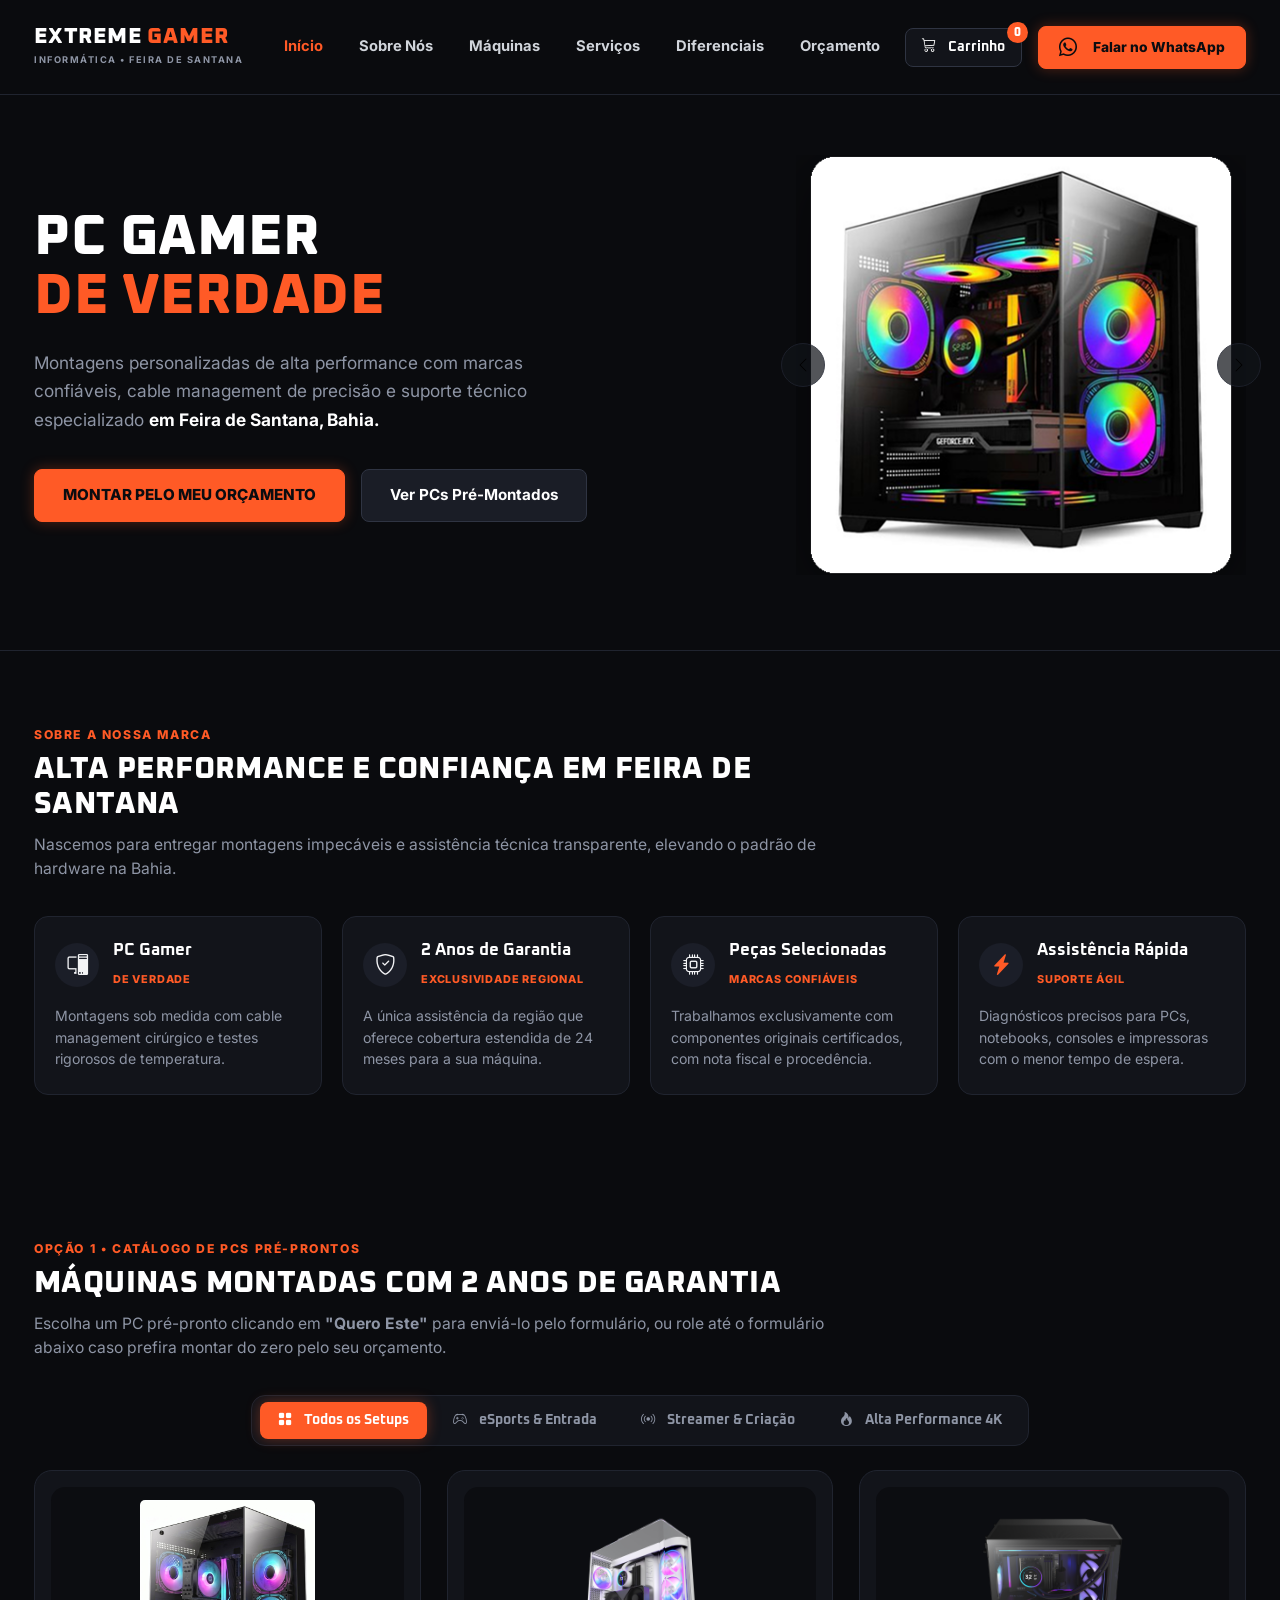
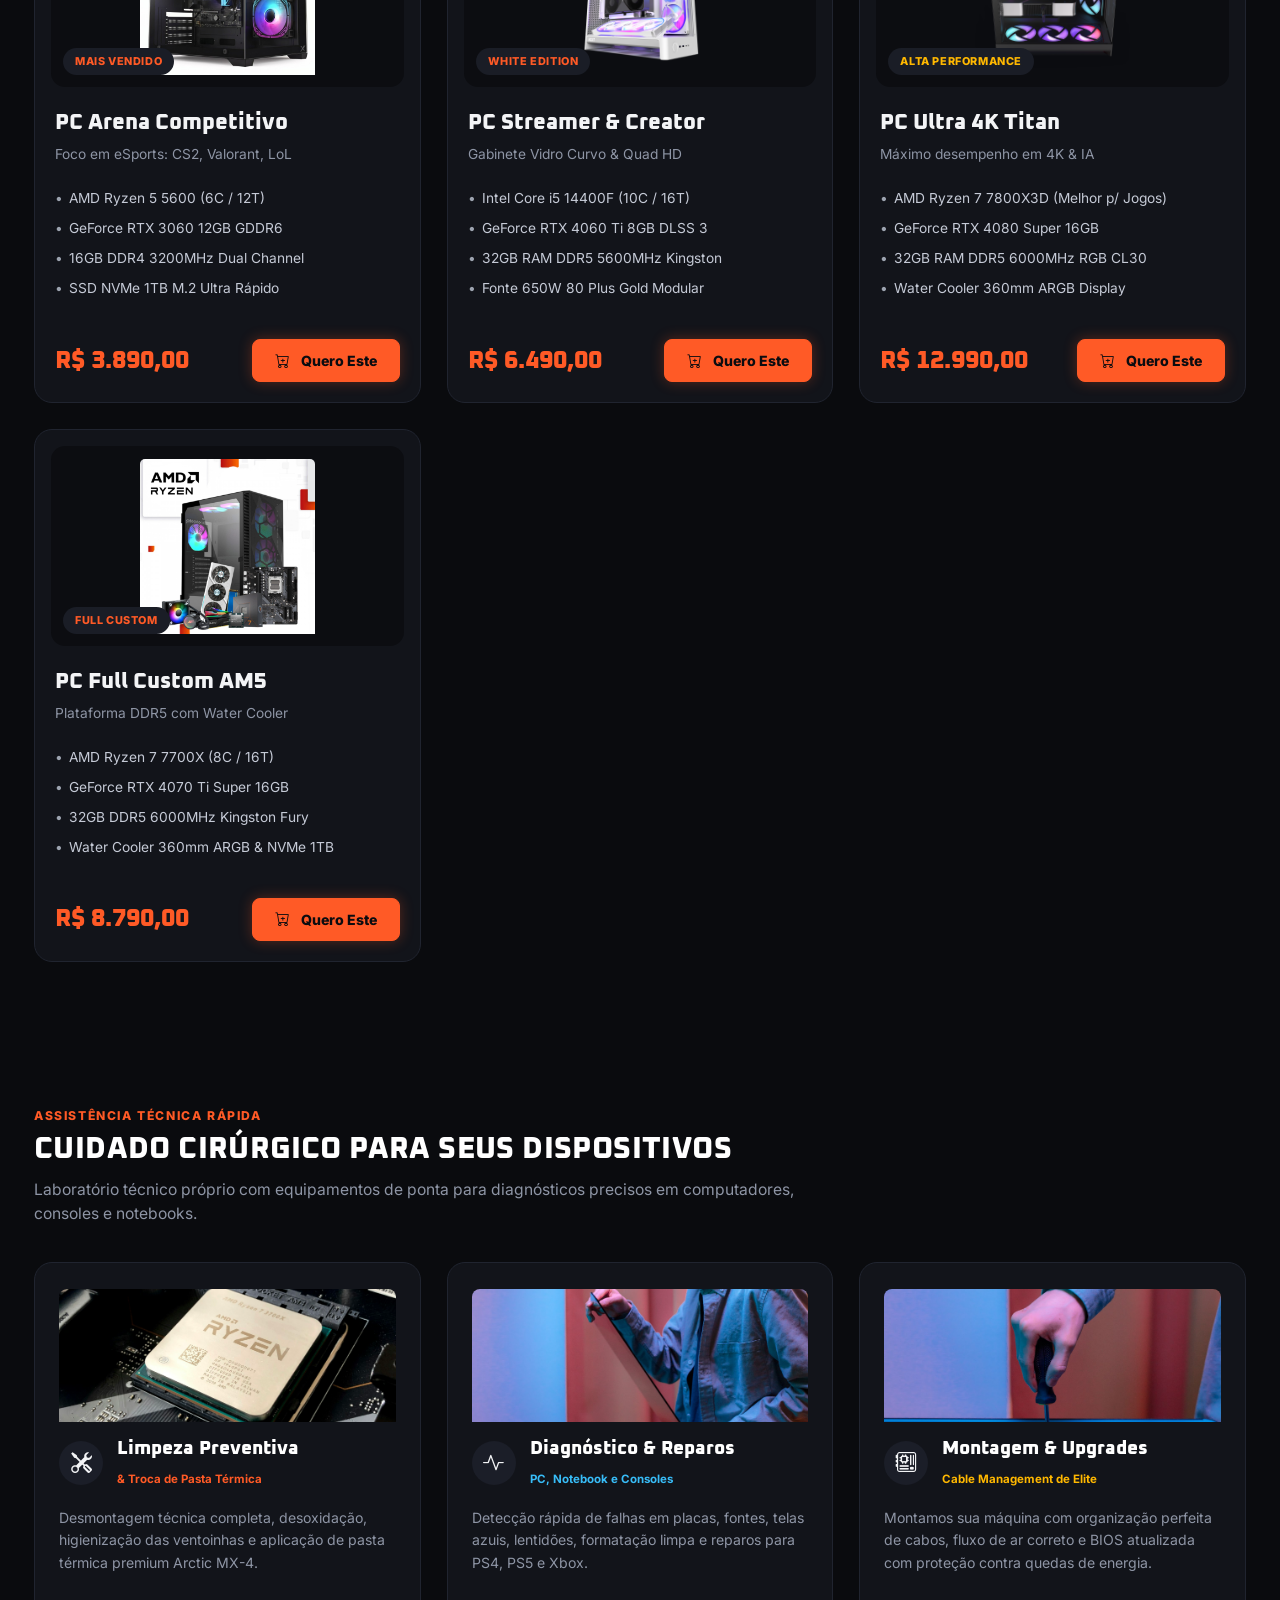
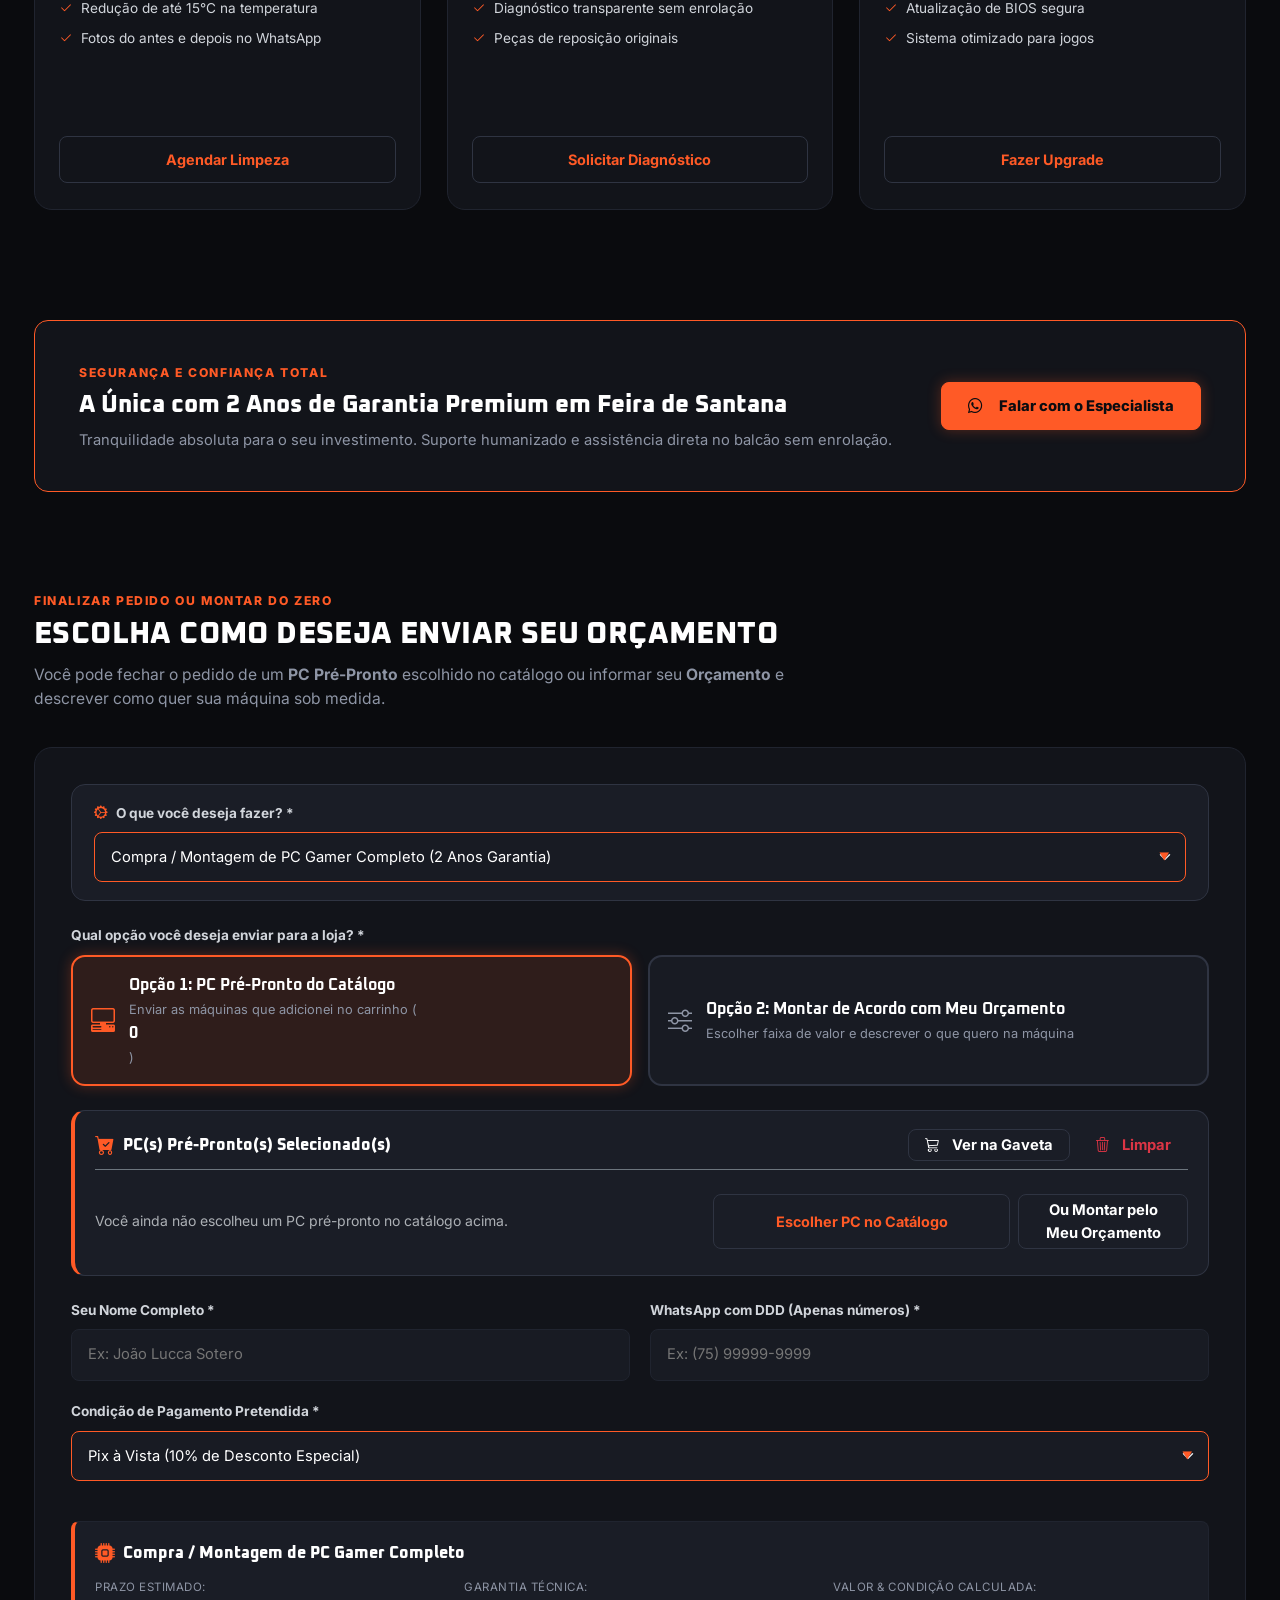
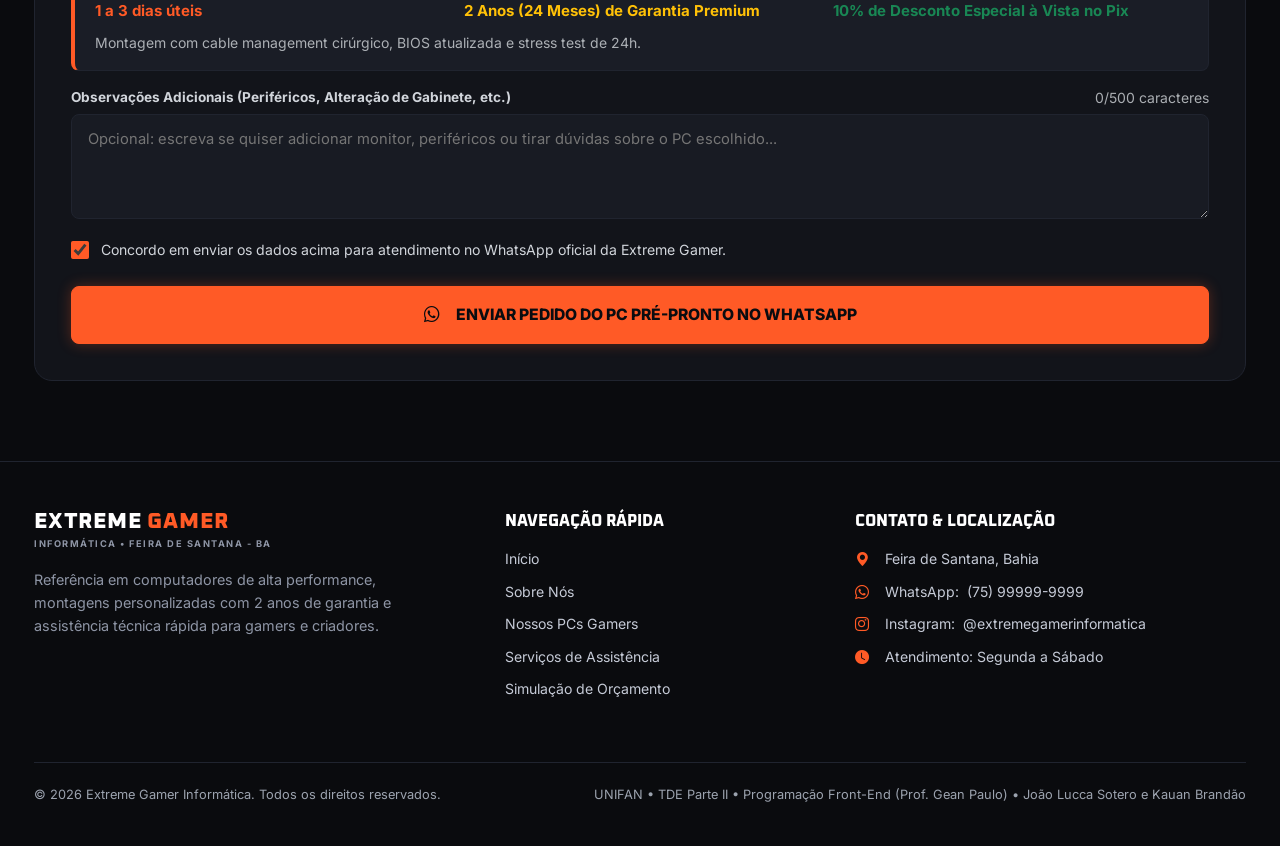
<file: index.html>
<!DOCTYPE html>
<html lang="pt-BR">
<head>
  <meta charset="UTF-8">
  <meta http-equiv="refresh" content="0; url=frontend/index.html">
  <title>Extreme Gamer Informática</title>
  <script>
    window.location.replace("frontend/index.html");
  </script>
</head>
<body style="background-color: #0A0B0E; color: #FFF; font-family: sans-serif; text-align: center; padding-top: 20vh;">
  <h2>Extreme Gamer Informática</h2>
  <p>Redirecionando para a aplicação...</p>
  <p><a href="frontend/index.html" style="color: #FF5A26; text-decoration: none; font-weight: bold;">Clique aqui se não for redirecionado automaticamente.</a></p>
</body>
</html>
</file>
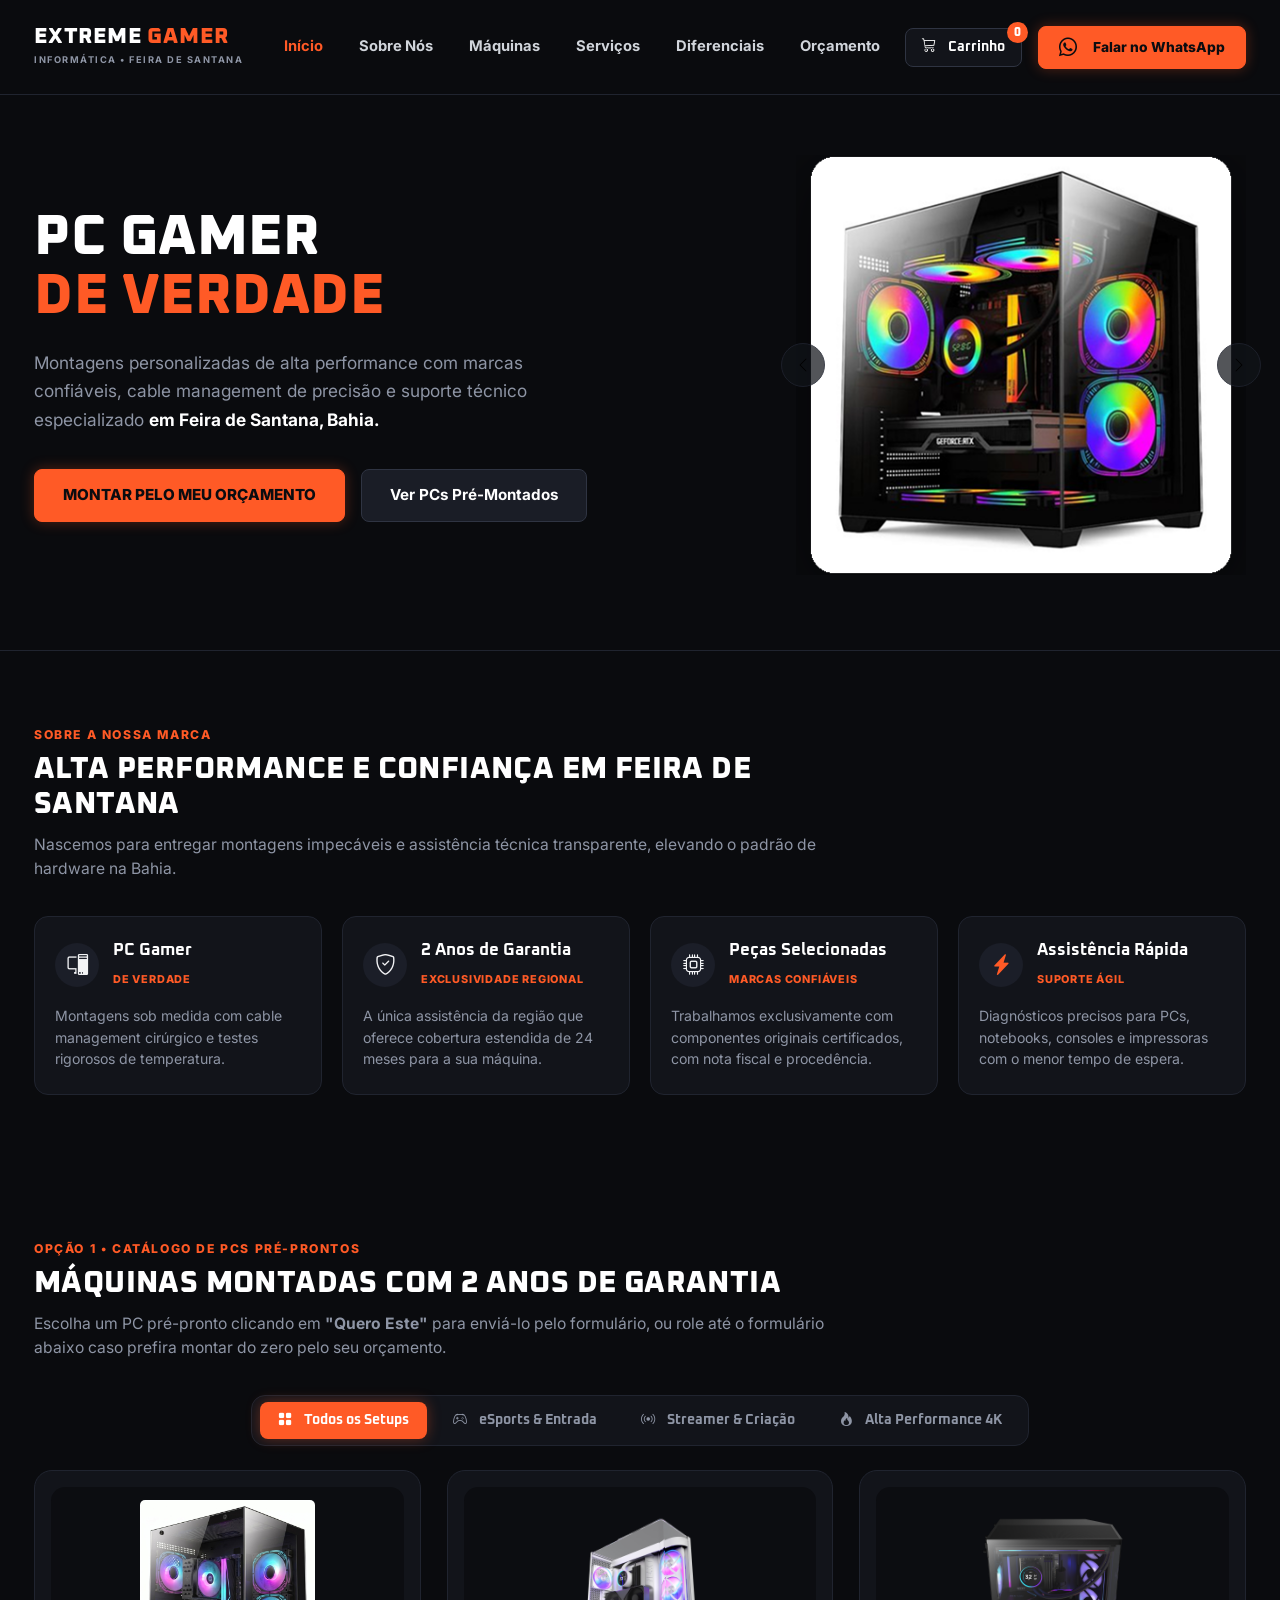
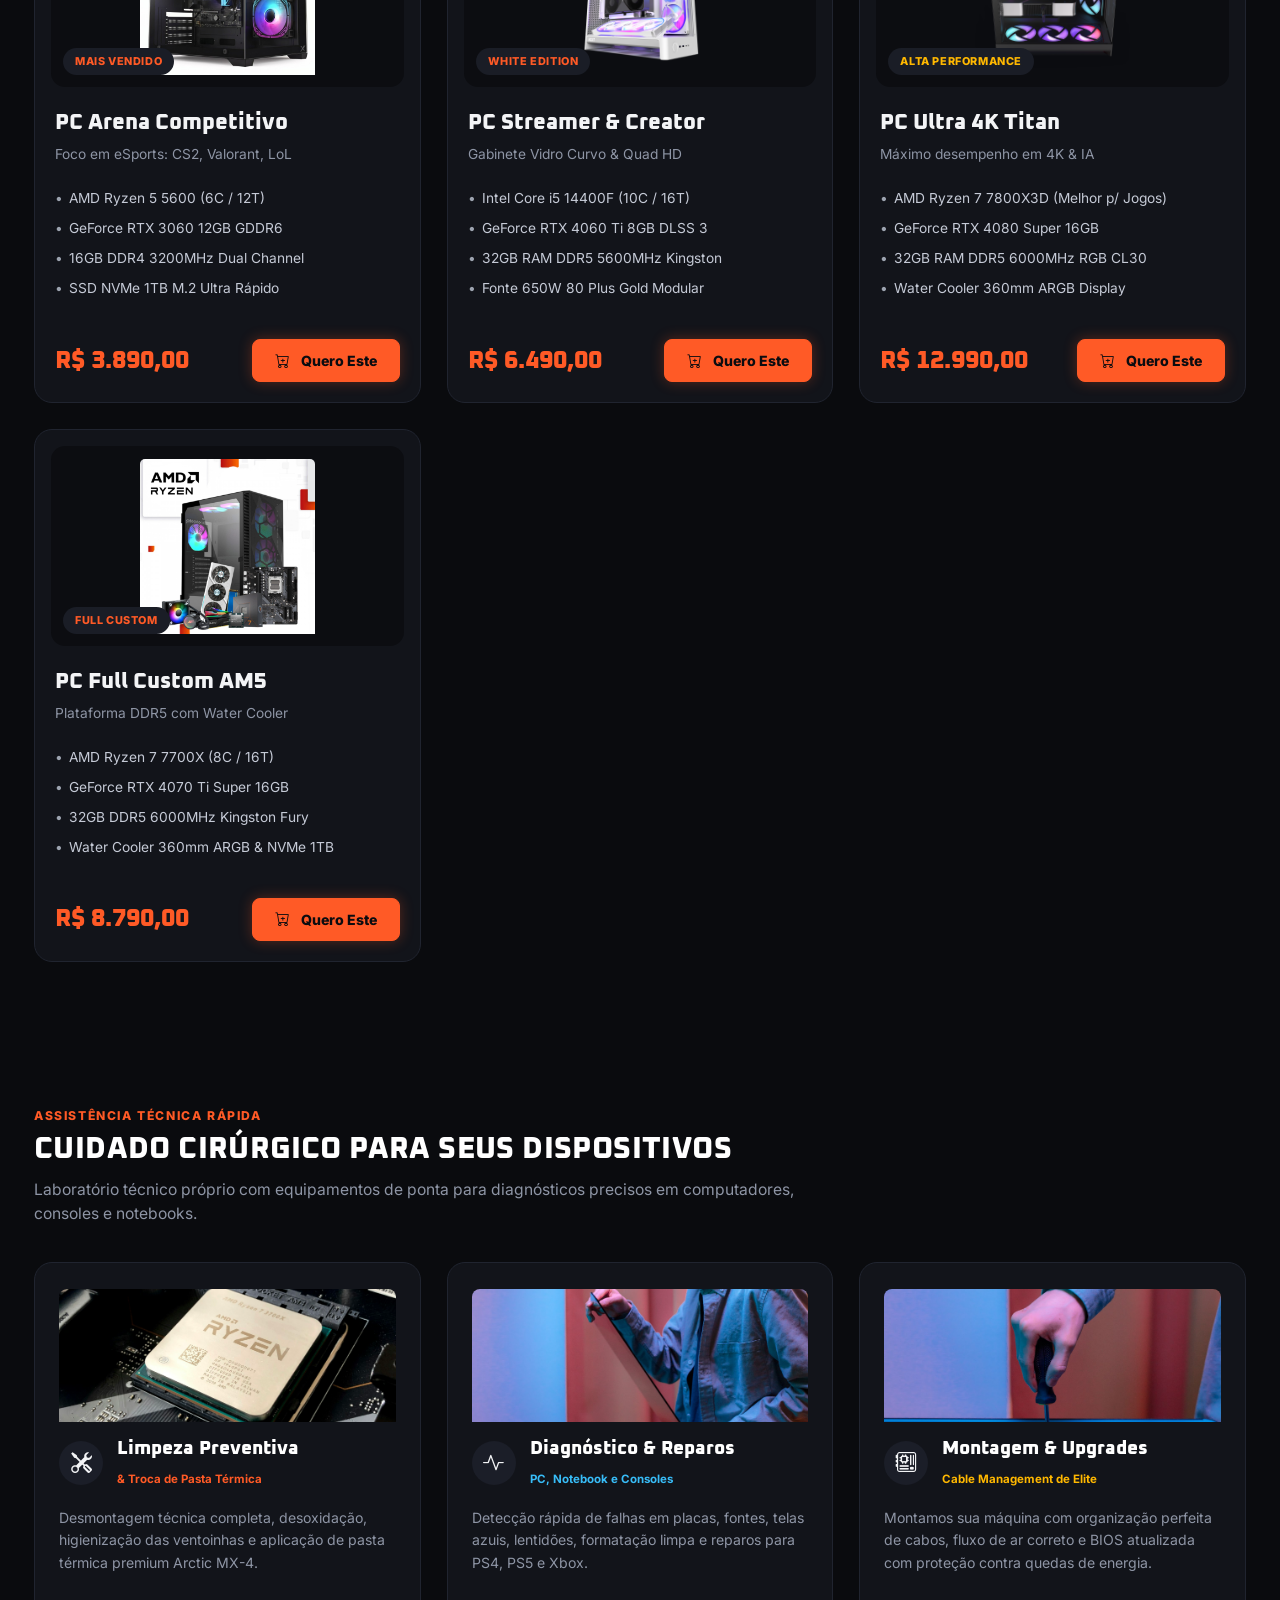
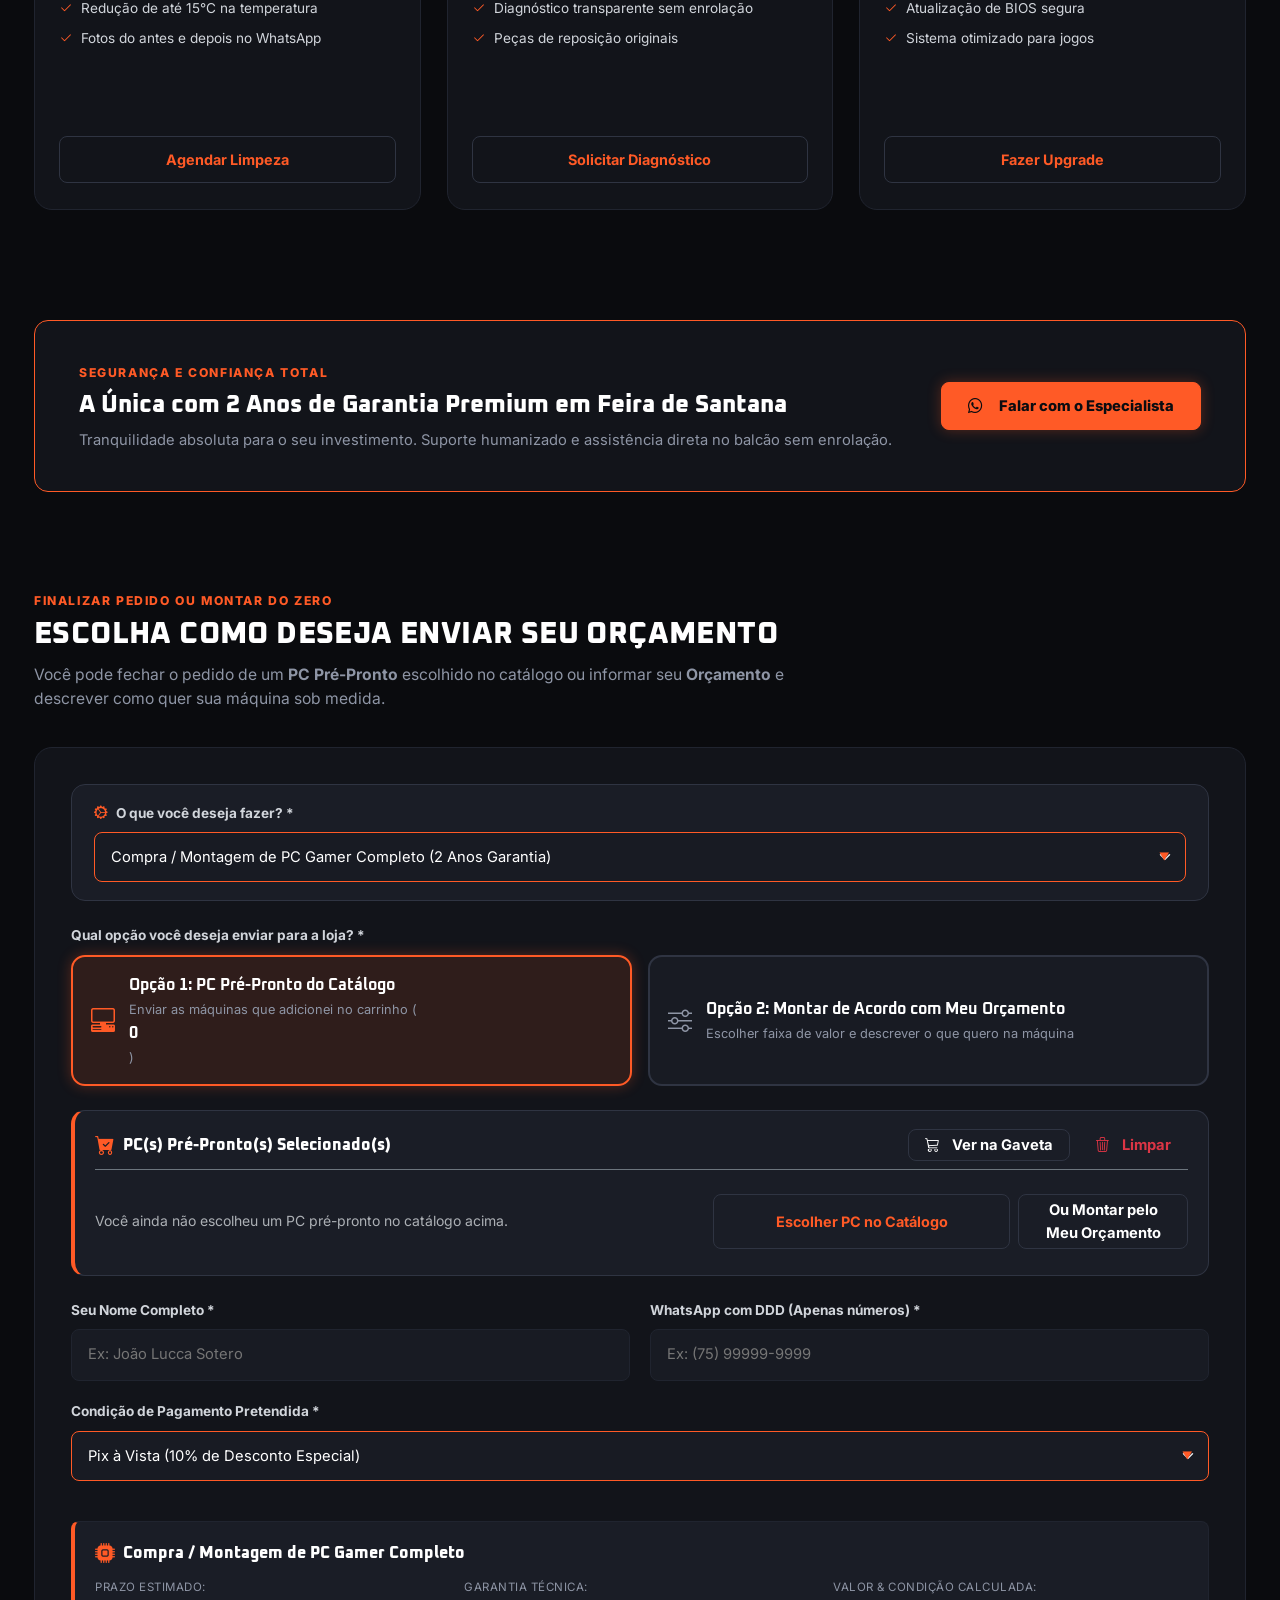
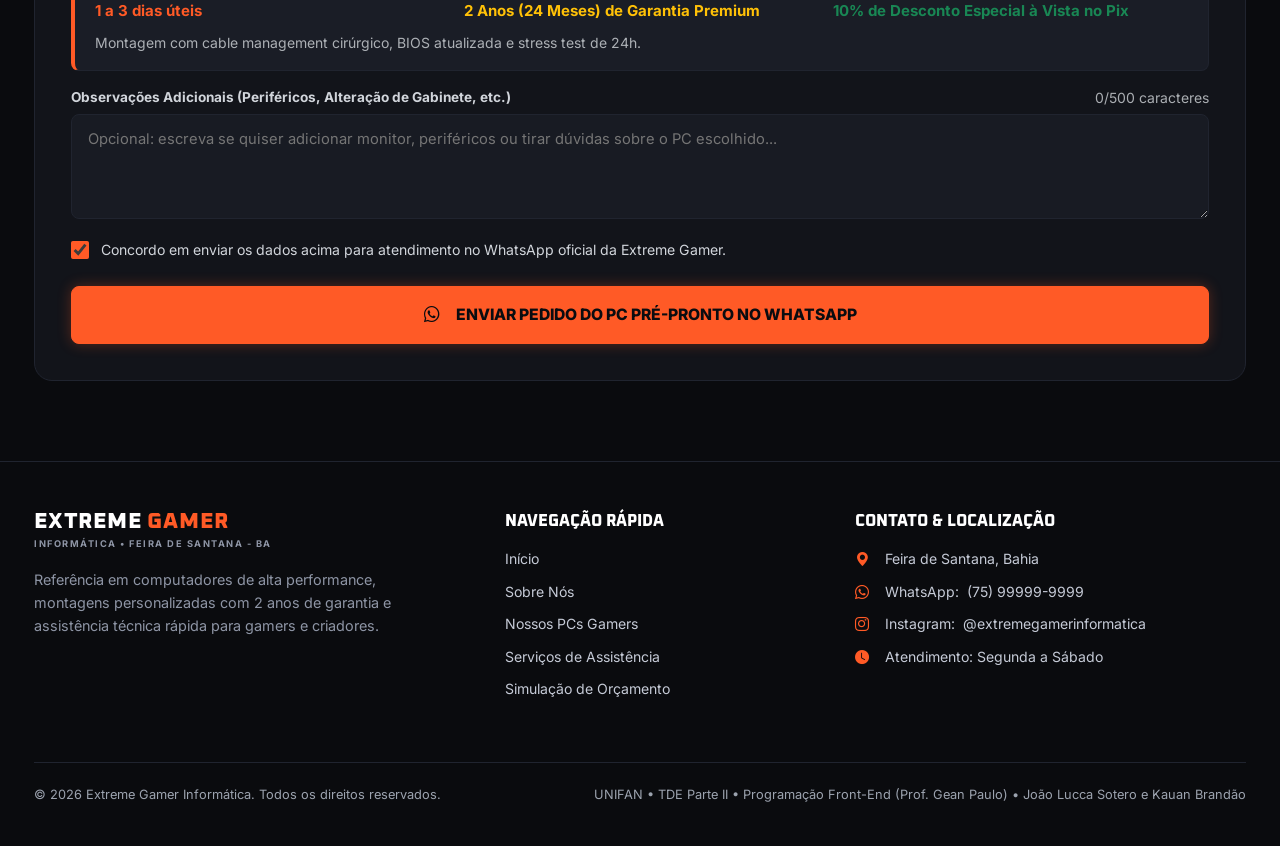
<file: frontend/index.html>
<!DOCTYPE html>
<html lang="pt-BR" data-bs-theme="dark">
<head>
  <meta charset="UTF-8">
  <meta name="viewport" content="width=device-width, initial-scale=1.0">
  <meta name="description" content="Extreme Gamer Informática - PC Gamer Premium de Verdade com 2 Anos de Garantia e Assistência Técnica Especializada em Feira de Santana, Bahia.">
  <meta name="keywords" content="PC Gamer, Extreme Gamer, Informática, Assistência Técnica, Feira de Santana, Montagem de PC, Manutenção">
  <meta name="author" content="João Lucca Sotero e Kauan Brandão - UNIFAN">
  
  <title>Extreme Gamer Informática | PC Gamer de Verdade &amp; Assistência Técnica</title>

  <!-- Favicon e Metadados Open Graph -->
  <link rel="icon" type="image/svg+xml" href="data:image/svg+xml,<svg xmlns='http://www.w3.org/2000/svg' viewBox='0 0 100 100'><text y='.9em' font-size='90'>🎮</text></svg>">
  <meta property="og:title" content="Extreme Gamer Informática | PC Gamer de Verdade &amp; Assistência Técnica">
  <meta property="og:description" content="Extreme Gamer Informática - PC Gamer Premium de Verdade com 2 Anos de Garantia e Assistência Técnica Especializada em Feira de Santana, Bahia.">
  <meta property="og:type" content="website">

  <!-- Fontes Google -->
  <link rel="preconnect" href="https://fonts.googleapis.com">
  <link rel="preconnect" href="https://fonts.gstatic.com" crossorigin>
  <link rel="stylesheet" href="https://fonts.googleapis.com/css2?family=Inter:wght@400;500;600;700;800;900&family=Oxanium:wght@600;700;800;900&display=swap">

  <!-- Bootstrap 5 CSS e Bootstrap Icons via CDN -->
  <link href="https://cdn.jsdelivr.net/npm/bootstrap@5.3.3/dist/css/bootstrap.min.css" rel="stylesheet" integrity="sha384-QWTKZyjpPEjISv5WaRU9OFeRpok6YctnYmDr5pNlyT2bRjXh0JMhjY6hW+ALEwIH" crossorigin="anonymous">
  <link rel="stylesheet" href="https://cdn.jsdelivr.net/npm/bootstrap-icons@1.11.3/font/bootstrap-icons.min.css">

  <!-- Estilização Autoral CSS3 -->
  <link rel="stylesheet" href="style.css">
</head>
<body>

  <!-- =========================================================================
       1. HEADER E NAVEGAÇÃO PRINCIPAL (BOOTSTRAP NAVBAR)
       ========================================================================= -->
  <header id="topo" class="cabecalho-principal">
    <nav class="navbar navbar-expand-lg bg-body-tertiary">
      <div class="container header-container">
        
        <!-- Logotipo da Marca -->
        <a class="navbar-brand logo-link" href="#inicio" title="Extreme Gamer Informática">
          <div class="logo-box">
            <span class="logo-titulo">EXTREME <span class="destaque-laranja">GAMER</span></span>
            <span class="logo-sub">INFORMÁTICA • FEIRA DE SANTANA</span>
          </div>
        </a>

        <!-- Botão Hambúrguer Mobile -->
        <button class="navbar-toggler" type="button" data-bs-toggle="collapse" data-bs-target="#navbarNavDropdown" aria-controls="navbarNavDropdown" aria-expanded="false" aria-label="Alternar navegação">
          <span class="navbar-toggler-icon"></span>
        </button>

        <!-- Menu de Navegação -->
        <div class="collapse navbar-collapse justify-content-center" id="navbarNavDropdown">
          <ul class="navbar-nav menu-lista">
            <li class="nav-item"><a class="nav-link active" href="#inicio">Início</a></li>
            <li class="nav-item"><a class="nav-link" href="#sobre">Sobre Nós</a></li>
            <li class="nav-item"><a class="nav-link" href="#produtos">Máquinas</a></li>
            <li class="nav-item"><a class="nav-link" href="#servicos">Serviços</a></li>
            <li class="nav-item"><a class="nav-link" href="#diferenciais">Diferenciais</a></li>
            <li class="nav-item"><a class="nav-link" href="#orcamento">Orçamento</a></li>
          </ul>

          <!-- Ações no Menu Mobile -->
          <div class="d-lg-none mt-3 text-center d-flex flex-column gap-2">
            <button type="button" id="btn-carrinho-mobile" class="btn btn-carrinho-header w-100 d-flex align-items-center justify-content-center gap-2">
              <i class="bi bi-cart3"></i>
              <span>Carrinho (<strong id="badge-carrinho-mobile">0</strong>)</span>
            </button>
            <a href="https://api.whatsapp.com/send?phone=5575999999999" target="_blank" rel="noopener noreferrer" class="btn btn-whatsapp-header w-100">
              <i class="bi bi-whatsapp whatsapp-icon me-2" aria-hidden="true"></i>
              Falar no WhatsApp
            </a>
          </div>
        </div>

        <!-- Ações do Header (Desktop: Carrinho + WhatsApp) -->
        <div class="header-cta d-none d-lg-flex align-items-center gap-3">
          <button type="button" id="btn-carrinho" class="btn btn-carrinho-header position-relative" aria-label="Abrir carrinho">
            <i class="bi bi-cart3 me-1"></i>
            <span>Carrinho</span>
            <span id="badge-carrinho" class="badge-carrinho-contador badge-notificacao">0</span>
          </button>

          <a href="https://api.whatsapp.com/send?phone=5575999999999" target="_blank" rel="noopener noreferrer" class="btn btn-whatsapp-header">
            <i class="bi bi-whatsapp whatsapp-icon me-2" aria-hidden="true"></i>
            Falar no WhatsApp
          </a>
        </div>

      </div>
    </nav>
  </header>

  <!-- =========================================================================
       2. CONTEÚDO PRINCIPAL DO SITE
       ========================================================================= -->
  <main id="conteudo-principal">

    <!-- SEÇÃO HERO / BOAS-VINDAS (CAROUSEL BOOTSTRAP) -->
    <section id="inicio" class="secao-hero" aria-label="Apresentação inicial e destaques">
      <div class="container hero-container">
        
        <div class="hero-texto">
          <h1 class="hero-titulo">
            PC GAMER <br>
            <span class="destaque-laranja">DE VERDADE</span>
          </h1>
          <p class="hero-descricao">
            Montagens personalizadas de alta performance com marcas confiáveis, cable management de precisão e suporte técnico especializado <strong>em Feira de Santana, Bahia.</strong>
          </p>

          <div class="hero-botoes">
            <a href="#orcamento" class="btn btn-primario" onclick="alternarModoFormulario('personalizado')">MONTAR PELO MEU ORÇAMENTO</a>
            <a href="#produtos" class="btn btn-secundario">Ver PCs Pré-Montados</a>
          </div>
        </div>

        <div class="hero-imagem-wrapper">
          <div id="carouselExample" class="carousel slide" data-bs-ride="carousel">
            <div class="carousel-inner">
              <div class="carousel-item active">
                <div class="hero-card-pc">
                  <img src="img/hero-pc.png" class="d-block w-100 hero-imagem" alt="Setup Gamer de Alta Performance Extreme" fetchpriority="high" width="600" height="500">
                </div>
              </div>
              <div class="carousel-item">
                <div class="hero-card-pc">
                  <img src="img/pc4.webp" class="d-block w-100 hero-imagem" alt="Setup Gamer Completo com Monitor Curvo" loading="lazy" width="600" height="500">
                </div>
              </div>
              <div class="carousel-item">
                <div class="hero-card-pc">
                  <img src="img/pc2.png" class="d-block w-100 hero-imagem" alt="PC Gamer Dual Chamber Custom RGB" loading="lazy" width="600" height="500">
                </div>
              </div>
            </div>
            
            <button class="carousel-control-prev" type="button" data-bs-target="#carouselExample" data-bs-slide="prev">
              <span class="carousel-control-prev-icon" aria-hidden="true"></span>
              <span class="visually-hidden">Anterior</span>
            </button>
            <button class="carousel-control-next" type="button" data-bs-target="#carouselExample" data-bs-slide="next">
              <span class="carousel-control-next-icon" aria-hidden="true"></span>
              <span class="visually-hidden">Próximo</span>
            </button>
          </div>
        </div>

      </div>
    </section>

    <!-- SEÇÃO SOBRE A MARCA -->
    <section id="sobre" class="secao-sobre" aria-label="Sobre a Extreme Gamer Informática">
      <div class="container">
        
        <header class="secao-cabecalho alinhado-esquerda">
          <span class="subtitulo-secao">SOBRE A NOSSA MARCA</span>
          <h2 class="titulo-secao">ALTA PERFORMANCE E CONFIANÇA EM FEIRA DE SANTANA</h2>
          <p class="descricao-secao">
            Nascemos para entregar montagens impecáveis e assistência técnica transparente, elevando o padrão de hardware na Bahia.
          </p>
        </header>

        <div class="sobre-grid">
          <div class="sobre-card card">
            <div class="card-body p-0">
              <div class="sobre-card-cabecalho">
                <div class="sobre-icone-box"><i class="bi bi-pc-display" aria-hidden="true"></i></div>
                <div class="sobre-card-info">
                  <h3 class="sobre-card-titulo">PC Gamer</h3>
                  <span class="sobre-tag-sub">DE VERDADE</span>
                </div>
              </div>
              <p>Montagens sob medida com cable management cirúrgico e testes rigorosos de temperatura.</p>
            </div>
          </div>

          <div class="sobre-card card">
            <div class="card-body p-0">
              <div class="sobre-card-cabecalho">
                <div class="sobre-icone-box"><i class="bi bi-shield-check" aria-hidden="true"></i></div>
                <div class="sobre-card-info">
                  <h3 class="sobre-card-titulo">2 Anos de Garantia</h3>
                  <span class="sobre-tag-sub">EXCLUSIVIDADE REGIONAL</span>
                </div>
              </div>
              <p>A única assistência da região que oferece cobertura estendida de 24 meses para a sua máquina.</p>
            </div>
          </div>

          <div class="sobre-card card">
            <div class="card-body p-0">
              <div class="sobre-card-cabecalho">
                <div class="sobre-icone-box"><i class="bi bi-cpu" aria-hidden="true"></i></div>
                <div class="sobre-card-info">
                  <h3 class="sobre-card-titulo">Peças Selecionadas</h3>
                  <span class="sobre-tag-sub">MARCAS CONFIÁVEIS</span>
                </div>
              </div>
              <p>Trabalhamos exclusivamente com componentes originais certificados, com nota fiscal e procedência.</p>
            </div>
          </div>

          <div class="sobre-card card">
            <div class="card-body p-0">
              <div class="sobre-card-cabecalho">
                <div class="sobre-icone-box text-orange"><i class="bi bi-lightning-charge-fill" aria-hidden="true"></i></div>
                <div class="sobre-card-info">
                  <h3 class="sobre-card-titulo">Assistência Rápida</h3>
                  <span class="sobre-tag-sub">SUPORTE ÁGIL</span>
                </div>
              </div>
              <p>Diagnósticos precisos para PCs, notebooks, consoles e impressoras com o menor tempo de espera.</p>
            </div>
          </div>
        </div>

      </div>
    </section>

    <!-- SEÇÃO PRODUTOS / MÁQUINAS PRÉ-PRONTAS -->
    <section id="produtos" class="secao-produtos" aria-label="Nossos Computadores Gamers">
      <div class="container">
        
        <header class="secao-cabecalho alinhado-esquerda">
          <span class="subtitulo-secao">OPÇÃO 1 • CATÁLOGO DE PCS PRÉ-PRONTOS</span>
          <h2 class="titulo-secao">MÁQUINAS MONTADAS COM 2 ANOS DE GARANTIA</h2>
          <p class="descricao-secao">
            Escolha um PC pré-pronto clicando em <strong>"Quero Este"</strong> para enviá-lo pelo formulário, ou role até o formulário abaixo caso prefira montar do zero pelo seu orçamento.
          </p>
        </header>

        <!-- Barra de Filtros Interativos (for + if..else) -->
        <div class="filtro-container mb-4" id="container-filtros">
          <div class="filtro-botoes-grupo">
            <button type="button" class="btn btn-filtro active" onclick="filtrarCatalogo('todos', this)">
              <i class="bi bi-grid-fill me-1"></i> Todos os Setups
            </button>
            <button type="button" class="btn btn-filtro" onclick="filtrarCatalogo('esports', this)">
              <i class="bi bi-controller me-1"></i> eSports &amp; Entrada
            </button>
            <button type="button" class="btn btn-filtro" onclick="filtrarCatalogo('streamer', this)">
              <i class="bi bi-broadcast me-1"></i> Streamer &amp; Criação
            </button>
            <button type="button" class="btn btn-filtro" onclick="filtrarCatalogo('entusiasta', this)">
              <i class="bi bi-fire me-1"></i> Alta Performance 4K
            </button>
          </div>
        </div>

        <div class="cards-grid">
          
          <!-- Setup 1: PC Arena Competitivo -->
          <article class="card produto-card" id="pc-arena" data-categoria="esports">
            <div class="produto-topo-box">
              <img src="img/pc-tigeryt.jpg" class="card-img-top produto-img" alt="PC Arena Competitivo">
              <span class="badge-card badge-dark">MAIS VENDIDO</span>
            </div>
            
            <div class="card-body">
              <h3 class="card-title produto-nome">PC Arena Competitivo</h3>
              <p class="card-text produto-foco">Foco em eSports: CS2, Valorant, LoL</p>
              
              <ul class="produto-specs">
                <li>AMD Ryzen 5 5600 (6C / 12T)</li>
                <li>GeForce RTX 3060 12GB GDDR6</li>
                <li>16GB DDR4 3200MHz Dual Channel</li>
                <li>SSD NVMe 1TB M.2 Ultra Rápido</li>
              </ul>

              <div class="produto-rodape">
                <div class="preco-box">
                  <span class="preco-valor">R$ 3.890,00</span>
                </div>
                <button type="button" class="btn btn-primary btn-card" onclick="adicionarAoCarrinho('pc-arena', 'PC Arena Competitivo', 3890, 'img/pc-tigeryt.jpg')">
                  <i class="bi bi-cart-plus me-1"></i> Quero Este
                </button>
              </div>
            </div>
          </article>

          <!-- Setup 2: PC Streamer & Creator -->
          <article class="card produto-card" id="pc-streamer" data-categoria="streamer">
            <div class="produto-topo-box">
              <img src="img/pc-h7-white.png" class="card-img-top produto-img" alt="PC Streamer &amp; Creator White Edition">
              <span class="badge-card badge-dark">WHITE EDITION</span>
            </div>

            <div class="card-body">
              <h3 class="card-title produto-nome">PC Streamer &amp; Creator</h3>
              <p class="card-text produto-foco">Gabinete Vidro Curvo &amp; Quad HD</p>
              
              <ul class="produto-specs">
                <li>Intel Core i5 14400F (10C / 16T)</li>
                <li>GeForce RTX 4060 Ti 8GB DLSS 3</li>
                <li>32GB RAM DDR5 5600MHz Kingston</li>
                <li>Fonte 650W 80 Plus Gold Modular</li>
              </ul>

              <div class="produto-rodape">
                <div class="preco-box">
                  <span class="preco-valor">R$ 6.490,00</span>
                </div>
                <button type="button" class="btn btn-primary btn-card" onclick="adicionarAoCarrinho('pc-streamer', 'PC Streamer & Creator', 6490, 'img/pc-h7-white.png')">
                  <i class="bi bi-cart-plus me-1"></i> Quero Este
                </button>
              </div>
            </div>
          </article>

          <!-- Setup 3: PC Ultra 4K Titan -->
          <article class="card produto-card" id="pc-titan" data-categoria="entusiasta">
            <div class="produto-topo-box">
              <img src="img/pc-h9-titan.png" class="card-img-top produto-img" alt="PC Ultra 4K Titan">
              <span class="badge-card badge-ouro-escuro">ALTA PERFORMANCE</span>
            </div>

            <div class="card-body">
              <h3 class="card-title produto-nome">PC Ultra 4K Titan</h3>
              <p class="card-text produto-foco">Máximo desempenho em 4K &amp; IA</p>
              
              <ul class="produto-specs">
                <li>AMD Ryzen 7 7800X3D (Melhor p/ Jogos)</li>
                <li>GeForce RTX 4080 Super 16GB</li>
                <li>32GB RAM DDR5 6000MHz RGB CL30</li>
                <li>Water Cooler 360mm ARGB Display</li>
              </ul>

              <div class="produto-rodape">
                <div class="preco-box">
                  <span class="preco-valor">R$ 12.990,00</span>
                </div>
                <button type="button" class="btn btn-primary btn-card" onclick="adicionarAoCarrinho('pc-titan', 'PC Ultra 4K Titan', 12990, 'img/pc-h9-titan.png')">
                  <i class="bi bi-cart-plus me-1"></i> Quero Este
                </button>
              </div>
            </div>
          </article>

          <!-- Setup 4: PC Full Custom AM5 -->
          <article class="card produto-card" id="pc-custom" data-categoria="entusiasta">
            <div class="produto-topo-box">
              <img src="img/pc-custom-ryzen.jpg" class="card-img-top produto-img" alt="PC Full Custom Ryzen 7000 AM5">
              <span class="badge-card badge-dark">FULL CUSTOM</span>
            </div>

            <div class="card-body">
              <h3 class="card-title produto-nome">PC Full Custom AM5</h3>
              <p class="card-text produto-foco">Plataforma DDR5 com Water Cooler</p>
              
              <ul class="produto-specs">
                <li>AMD Ryzen 7 7700X (8C / 16T)</li>
                <li>GeForce RTX 4070 Ti Super 16GB</li>
                <li>32GB DDR5 6000MHz Kingston Fury</li>
                <li>Water Cooler 360mm ARGB &amp; NVMe 1TB</li>
              </ul>

              <div class="produto-rodape">
                <div class="preco-box">
                  <span class="preco-valor">R$ 8.790,00</span>
                </div>
                <button type="button" class="btn btn-primary btn-card" onclick="adicionarAoCarrinho('pc-custom', 'PC Full Custom AM5', 8790, 'img/pc-custom-ryzen.jpg')">
                  <i class="bi bi-cart-plus me-1"></i> Quero Este
                </button>
              </div>
            </div>
          </article>

        </div>

      </div>
    </section>

    <!-- SEÇÃO SERVIÇOS TÉCNICOS -->
    <section id="servicos" class="secao-servicos" aria-label="Serviços Técnicos e Assistência Especializada">
      <div class="container">
        
        <header class="secao-cabecalho alinhado-esquerda">
          <span class="subtitulo-secao">ASSISTÊNCIA TÉCNICA RÁPIDA</span>
          <h2 class="titulo-secao">CUIDADO CIRÚRGICO PARA SEUS DISPOSITIVOS</h2>
          <p class="descricao-secao">
            Laboratório técnico próprio com equipamentos de ponta para diagnósticos precisos em computadores, consoles e notebooks.
          </p>
        </header>

        <div class="servicos-grid">
          
          <!-- Serviço 1: Limpeza Preventiva -->
          <article class="card servico-card">
            <div class="servico-foto-wrapper">
              <img src="img/servico-pasta-termica.jpg" alt="Aplicação de pasta térmica em socket AMD Ryzen" class="card-img-top servico-foto" loading="lazy">
            </div>
            <div class="card-body p-0 d-flex flex-column h-100">
              <div class="servico-card-cabecalho">
                <div class="servico-icone-box"><i class="bi bi-tools" aria-hidden="true"></i></div>
                <div class="servico-cabecalho-texto">
                  <h3 class="card-title servico-titulo">Limpeza Preventiva</h3>
                  <span class="servico-subtitulo-tag">&amp; Troca de Pasta Térmica</span>
                </div>
              </div>
              <p class="card-text servico-descricao">
                Desmontagem técnica completa, desoxidação, higienização das ventoinhas e aplicação de pasta térmica premium Arctic MX-4.
              </p>
              <ul class="servico-lista-beneficios">
                <li><i class="bi bi-check2 text-orange me-2" aria-hidden="true"></i>Redução de até 15°C na temperatura</li>
                <li><i class="bi bi-check2 text-orange me-2" aria-hidden="true"></i>Fotos do antes e depois no WhatsApp</li>
              </ul>
              <div class="servico-btn-wrapper mt-auto">
                <a href="#orcamento" class="btn btn-outline-servico" onclick="selecionarServicoRapido('limpeza')">Agendar Limpeza</a>
              </div>
            </div>
          </article>

          <!-- Serviço 2: Diagnóstico & Reparos -->
          <article class="card servico-card">
            <div class="servico-foto-wrapper">
              <img src="img/servico-diagnostico.jpg" alt="Bancada de diagnóstico técnico de hardware" class="card-img-top servico-foto" loading="lazy">
            </div>
            <div class="card-body p-0 d-flex flex-column h-100">
              <div class="servico-card-cabecalho">
                <div class="servico-icone-box"><i class="bi bi-activity" aria-hidden="true"></i></div>
                <div class="servico-cabecalho-texto">
                  <h3 class="card-title servico-titulo">Diagnóstico &amp; Reparos</h3>
                  <span class="servico-subtitulo-tag tag-cyan">PC, Notebook e Consoles</span>
                </div>
              </div>
              <p class="card-text servico-descricao">
                Detecção rápida de falhas em placas, fontes, telas azuis, lentidões, formatação limpa e reparos para PS4, PS5 e Xbox.
              </p>
              <ul class="servico-lista-beneficios">
                <li><i class="bi bi-check2 text-orange me-2" aria-hidden="true"></i>Diagnóstico transparente sem enrolação</li>
                <li><i class="bi bi-check2 text-orange me-2" aria-hidden="true"></i>Peças de reposição originais</li>
              </ul>
              <div class="servico-btn-wrapper mt-auto">
                <a href="#orcamento" class="btn btn-outline-servico" onclick="selecionarServicoRapido('diagnostico')">Solicitar Diagnóstico</a>
              </div>
            </div>
          </article>

          <!-- Serviço 3: Montagem & Upgrades -->
          <article class="card servico-card">
            <div class="servico-foto-wrapper">
              <img src="img/servico-montagem.jpg" alt="Montagem cirúrgica e cable management profissional" class="card-img-top servico-foto" loading="lazy">
            </div>
            <div class="card-body p-0 d-flex flex-column h-100">
              <div class="servico-card-cabecalho">
                <div class="servico-icone-box"><i class="bi bi-motherboard" aria-hidden="true"></i></div>
                <div class="servico-cabecalho-texto">
                  <h3 class="card-title servico-titulo">Montagem &amp; Upgrades</h3>
                  <span class="servico-subtitulo-tag tag-ouro">Cable Management de Elite</span>
                </div>
              </div>
              <p class="card-text servico-descricao">
                Montamos sua máquina com organização perfeita de cabos, fluxo de ar correto e BIOS atualizada com proteção contra quedas de energia.
              </p>
              <ul class="servico-lista-beneficios">
                <li><i class="bi bi-check2 text-orange me-2" aria-hidden="true"></i>Atualização de BIOS segura</li>
                <li><i class="bi bi-check2 text-orange me-2" aria-hidden="true"></i>Sistema otimizado para jogos</li>
              </ul>
              <div class="servico-btn-wrapper mt-auto">
                <a href="#orcamento" class="btn btn-outline-servico" onclick="selecionarServicoRapido('upgrade')">Fazer Upgrade</a>
              </div>
            </div>
          </article>

        </div>

      </div>
    </section>

    <!-- SEÇÃO CALLOUT: GARANTIA DESTAQUE -->
    <section id="diferenciais" class="secao-banner-garantia" aria-label="Garantia Premium em Feira de Santana">
      <div class="container">
        <div class="garantia-banner-box">
          <div class="garantia-banner-texto">
            <span class="banner-tag">SEGURANÇA E CONFIANÇA TOTAL</span>
            <h3 class="banner-titulo">A Única com 2 Anos de Garantia Premium em Feira de Santana</h3>
            <p class="banner-descricao">
              Tranquilidade absoluta para o seu investimento. Suporte humanizado e assistência direta no balcão sem enrolação.
            </p>
          </div>
          <div class="garantia-banner-cta">
            <a href="https://api.whatsapp.com/send?phone=5575999999999" target="_blank" rel="noopener noreferrer" class="btn btn-primario">
              <i class="bi bi-whatsapp me-2" aria-hidden="true"></i> Falar com o Especialista
            </a>
          </div>
        </div>
      </div>
    </section>

    <!-- ======================================================
         SEÇÃO FORMULÁRIO COM AS 2 MODALIDADES DE PEDIDO
         ====================================================== -->
    <section id="orcamento" class="secao-orcamento" aria-label="Simulador de Orçamento e Agendamento">
      <div class="container">
        
        <header class="secao-cabecalho alinhado-esquerda">
          <span class="subtitulo-secao">FINALIZAR PEDIDO OU MONTAR DO ZERO</span>
          <h2 class="titulo-secao">ESCOLHA COMO DESEJA ENVIAR SEU ORÇAMENTO</h2>
          <p class="descricao-secao">
            Você pode fechar o pedido de um <strong>PC Pré-Pronto</strong> escolhido no catálogo ou informar seu <strong>Orçamento</strong> e descrever como quer sua máquina sob medida.
          </p>
        </header>

        <div class="formulario-wrapper">

          <form id="form-orcamento" class="form-estilizado">

            <!-- Campo 1: O que você deseja fazer? (Integrado ao topo do formulário) -->
            <div id="grupo-tipo-servico" class="bloco-servico-interno mb-4">
              <label for="campo-servico" class="form-label d-flex align-items-center gap-2 mb-2">
                <i class="bi bi-gear-wide-connected text-orange" aria-hidden="true"></i>
                <span>O que você deseja fazer? *</span>
              </label>
              <div class="select-wrapper">
                <select id="campo-servico" name="servico" class="form-select foco-laranja" required>
                  <option value="pc-completo" selected>Compra / Montagem de PC Gamer Completo (2 Anos Garantia)</option>
                  <option value="upgrade">Upgrade de Peças (Placa de Vídeo, RAM, SSD, Fonte)</option>
                  <option value="limpeza">Limpeza Preventiva &amp; Troca de Pasta Térmica</option>
                  <option value="diagnostico">Diagnóstico &amp; Conserto (PC, Notebook ou Console)</option>
                </select>
              </div>
            </div>

            <!-- SELETOR DAS 2 OPÇÕES DO FORMULÁRIO (Exclusivo da opção Montar PC) -->
            <div id="seletor-modo-pc" class="seletor-modo-wrapper mb-4">
              <span class="form-label d-block mb-2">Qual opção você deseja enviar para a loja? *</span>
              <div class="modo-botoes-grid">
                <button type="button" id="btn-modo-pronto" class="btn-modo-orcamento active" onclick="alternarModoFormulario('pre-montado')">
                  <i class="bi bi-pc-display-horizontal fs-4"></i>
                  <div>
                    <strong>Opção 1: PC Pré-Pronto do Catálogo</strong>
                    <span>Enviar as máquinas que adicionei no carrinho (<strong id="qtd-itens-form">0</strong>)</span>
                  </div>
                </button>

                <button type="button" id="btn-modo-personalizado" class="btn-modo-orcamento" onclick="alternarModoFormulario('personalizado')">
                  <i class="bi bi-sliders fs-4"></i>
                  <div>
                    <strong>Opção 2: Montar de Acordo com Meu Orçamento</strong>
                    <span>Escolher faixa de valor e descrever o que quero na máquina</span>
                  </div>
                </button>
              </div>
            </div>

            <!-- ==============================================================
                 ÁREA EXCLUSIVA DA OPÇÃO 1: PC PRÉ-PRONTO (CARRINHO)
                 ============================================================== -->
            <div id="bloco-modo-pronto" class="carrinho-integrado-form mb-4">
              <div class="d-flex flex-wrap justify-content-between align-items-center gap-2 mb-3 pb-2 border-bottom border-secondary">
                <div class="d-flex align-items-center gap-2">
                  <i class="bi bi-cart-check-fill text-orange fs-5"></i>
                  <h4 class="m-0 fs-6 text-white">PC(s) Pré-Pronto(s) Selecionado(s)</h4>
                </div>
                <div class="d-flex gap-2">
                  <button type="button" class="btn btn-sm btn-secundario py-1 px-3" onclick="abrirGavetaCarrinho()">
                    <i class="bi bi-cart3 me-1"></i> Ver na Gaveta
                  </button>
                  <button type="button" class="btn btn-sm btn-outline-danger py-1 px-3" onclick="limparCarrinho()">
                    <i class="bi bi-trash3 me-1"></i> Limpar
                  </button>
                </div>
              </div>

              <!-- Lista sincronizada pelo laço FOR do script.js -->
              <div id="lista-carrinho-form" class="lista-carrinho-form">
                <!-- Preenchido dinamicamente via JavaScript -->
              </div>
            </div>

            <!-- ==============================================================
                 CAMPOS GERAIS DO FORMULÁRIO
                 ============================================================== -->
            <div class="form-grid">
              
              <!-- Campo: Nome Completo (Trava de 3 a 80 caracteres e bloqueia números) -->
              <div class="form-grupo">
                <label for="campo-nome" class="form-label">Seu Nome Completo *</label>
                <input type="text" id="campo-nome" name="nome" class="form-input" placeholder="Ex: João Lucca Sotero" minlength="3" maxlength="80" oninput="filtrarCampoNome(this)" required autocomplete="name">
              </div>

              <!-- Campo: WhatsApp / Telefone (Bloqueia letras na hora e limita a 15 caracteres com máscara) -->
              <div class="form-grupo">
                <label for="campo-whatsapp" class="form-label">WhatsApp com DDD (Apenas números) *</label>
                <input type="tel" id="campo-whatsapp" name="whatsapp" class="form-input" placeholder="Ex: (75) 99999-9999" minlength="14" maxlength="15" inputmode="numeric" oninput="mascaraTelefone(this)" required autocomplete="tel">
              </div>

              <!-- Campo Comum: Forma de Pagamento (if..else) -->
              <div id="grupo-pagamento" class="form-grupo full-width">
                <label for="campo-pagamento" class="form-label">Condição de Pagamento Pretendida *</label>
                <div class="select-wrapper">
                  <select id="campo-pagamento" name="pagamento" class="form-select foco-laranja" required>
                    <option value="pix" selected>Pix à Vista (10% de Desconto Especial)</option>
                    <option value="cartao">Cartão de Crédito (em até 12x Sem Juros)</option>
                    <option value="boleto">Boleto Bancário</option>
                  </select>
                </div>
              </div>

              <!-- Campo Exclusivo da Opção 2: Faixa de Orçamento Estimada -->
              <div id="grupo-faixa-orcamento" class="form-grupo" style="display: none;">
                <label for="campo-orcamento" class="form-label">Qual o seu Orçamento Disponível para a Montagem / Serviço? *</label>
                <div class="select-wrapper">
                  <select id="campo-orcamento" name="faixa_valor" class="form-select foco-laranja">
                    <option value="ate-4000">Até R$ 4.000,00</option>
                    <option value="4000-7000" selected>De R$ 4.000 a R$ 7.000</option>
                    <option value="7000-12000">De R$ 7.000 a R$ 12.000</option>
                    <option value="acima-12000">Acima de R$ 12.000 (Linha Entusiasta 4K)</option>
                  </select>
                </div>
              </div>

            </div>

            <!-- Painel Reativo de Resumo, Prazo e Cálculo de Valor (switch..case + if..else) -->
            <div id="resumo-atendimento" class="resumo-atendimento-box full-width my-3">
              <div class="resumo-cabecalho d-flex align-items-center gap-2 mb-2">
                <i class="bi bi-cpu-fill text-orange fs-5"></i>
                <h5 id="resumo-titulo-servico" class="m-0 text-white fs-6">Compra / Montagem de PC Gamer Completo</h5>
              </div>
              <div class="resumo-grid">
                <div class="resumo-col">
                  <span class="resumo-rotulo">Prazo Estimado:</span>
                  <strong id="prazo-estimado" class="resumo-dado text-orange">1 a 3 dias úteis</strong>
                </div>
                <div class="resumo-col">
                  <span class="resumo-rotulo">Garantia Técnica:</span>
                  <strong id="garantia-estimada" class="resumo-dado text-warning">2 Anos (24 Meses) de Garantia</strong>
                </div>
                <div class="resumo-col">
                  <span class="resumo-rotulo">Valor &amp; Condição Calculada:</span>
                  <strong id="pagamento-estimado" class="resumo-dado text-success fw-bold">10% de Desconto no Pix</strong>
                </div>
              </div>
              <p id="procedimento-estimado" class="resumo-procedimento text-muted small mt-2 mb-0">
                Montagem com cable management cirúrgico, BIOS atualizada e stress test na bancada.
              </p>
            </div>

            <!-- Campo: Descrição do que o cliente quer (Limite de 500 caracteres com contador ao vivo) -->
            <div class="form-grupo full-width">
              <div class="d-flex justify-content-between align-items-center mb-1">
                <label id="label-mensagem" for="campo-mensagem" class="form-label m-0">Observações Adicionais (Periféricos, Alteração de Gabinete, etc.)</label>
                <small class="text-muted"><span id="contador-caracteres">0</span>/500 caracteres</small>
              </div>
              <textarea id="campo-mensagem" name="mensagem" class="form-textarea" rows="3" maxlength="500" oninput="atualizarContadorTexto(this)" placeholder="Caso queira adicionar monitor, trocar a cor das ventoinhas ou tirar alguma dúvida, escreva aqui..."></textarea>
            </div>

            <!-- Termos e Checkbox de Consentimento -->
            <div class="form-grupo-checkbox full-width">
              <label class="checkbox-label" for="campo-concordo">
                <input type="checkbox" id="campo-concordo" name="concordo" required checked>
                <span class="checkbox-texto">Concordo em enviar os dados acima para atendimento no WhatsApp oficial da Extreme Gamer.</span>
              </label>
            </div>

            <!-- Botão de Envio -->
            <div class="form-botao-wrapper full-width">
              <button type="submit" id="btn-enviar-form" class="btn btn-submit">
                <i class="bi bi-whatsapp me-2" aria-hidden="true"></i> ENVIAR PEDIDO DO PC PRÉ-PRONTO NO WHATSAPP
              </button>
            </div>

          </form>
        </div>

      </div>
    </section>

  </main>

  <!-- =========================================================================
       3. RODAPÉ INSTITUCIONAL
       ========================================================================= -->
  <footer id="contato" class="rodape-principal">
    <div class="container">
      <div class="rodape-grid">
        <div class="rodape-coluna">
          <div class="logo-box">
            <span class="logo-titulo">EXTREME <span class="destaque-laranja">GAMER</span></span>
            <span class="logo-sub">INFORMÁTICA • FEIRA DE SANTANA - BA</span>
          </div>
          <p class="rodape-slogan">
            Referência em computadores de alta performance, montagens personalizadas com 2 anos de garantia e assistência técnica rápida para gamers e criadores.
          </p>
        </div>

        <div class="rodape-coluna">
          <h4 class="rodape-titulo">NAVEGAÇÃO RÁPIDA</h4>
          <ul class="rodape-links">
            <li><a href="#inicio">Início</a></li>
            <li><a href="#sobre">Sobre Nós</a></li>
            <li><a href="#produtos">Nossos PCs Gamers</a></li>
            <li><a href="#servicos">Serviços de Assistência</a></li>
            <li><a href="#orcamento">Simulação de Orçamento</a></li>
          </ul>
        </div>

        <div class="rodape-coluna">
          <h4 class="rodape-titulo">CONTATO &amp; LOCALIZAÇÃO</h4>
          <ul class="rodape-contatos">
            <li><i class="bi bi-geo-alt-fill text-orange me-2" aria-hidden="true"></i> Feira de Santana, Bahia</li>
            <li><i class="bi bi-whatsapp text-orange me-2" aria-hidden="true"></i> WhatsApp: <a href="https://api.whatsapp.com/send?phone=5575999999999" target="_blank" rel="noopener noreferrer">(75) 99999-9999</a></li>
            <li><i class="bi bi-instagram text-orange me-2" aria-hidden="true"></i> Instagram: <a href="https://www.instagram.com/extremegamerinformatica/" target="_blank" rel="noopener noreferrer">@extremegamerinformatica</a></li>
            <li><i class="bi bi-clock-fill text-orange me-2" aria-hidden="true"></i> Atendimento: Segunda a Sábado</li>
          </ul>
        </div>
      </div>

      <div class="rodape-creditos">
        <p class="direitos">&copy; 2026 Extreme Gamer Informática. Todos os direitos reservados.</p>
        <p class="projeto-academico">UNIFAN • TDE Parte II • Programação Front-End (Prof. Gean Paulo) • João Lucca Sotero e Kauan Brandão</p>
      </div>
    </div>
  </footer>

  <!-- =========================================================================
       4. GAVETA LATERAL DE ORÇAMENTO (CARRINHO DE PCS PRÉ-PRONTOS)
       ========================================================================= -->
  <div id="painel-carrinho" class="carrinho-drawer" aria-hidden="true">
    <div class="carrinho-overlay" id="carrinho-overlay"></div>
    <aside class="carrinho-conteudo" role="dialog" aria-modal="true" aria-labelledby="carrinho-titulo">
      <header class="carrinho-header">
        <div class="d-flex align-items-center gap-2">
          <i class="bi bi-cart3 text-orange fs-4"></i>
          <h3 id="carrinho-titulo" class="carrinho-titulo m-0">PCs Pré-Prontos</h3>
        </div>
        <button type="button" id="btn-fechar-carrinho" class="btn-fechar-carrinho" aria-label="Fechar carrinho">&times;</button>
      </header>

      <div id="lista-carrinho" class="carrinho-lista">
        <!-- Itens renderizados dinamicamente via JS -->
      </div>

      <footer class="carrinho-footer">
        <div class="carrinho-totais">
          <div class="d-flex justify-content-between align-items-center mb-1">
            <span class="text-muted">Total dos PCs:</span>
            <strong id="total-carrinho" class="total-valor text-white fs-5">R$ 0,00</strong>
          </div>
          <div class="d-flex justify-content-between align-items-center mb-3">
            <span class="text-success small">À vista no Pix (10% OFF):</span>
            <strong id="total-pix" class="text-success fs-6">R$ 0,00</strong>
          </div>
        </div>
        <div class="d-flex gap-2">
          <button type="button" id="btn-limpar-carrinho" class="btn btn-outline-danger btn-sm w-50">
            <i class="bi bi-trash3 me-1"></i> Limpar
          </button>
          <a href="#orcamento" id="btn-finalizar-orcamento" class="btn btn-submit btn-sm w-50 text-center">
            <i class="bi bi-check2-circle me-1"></i> Usar no Form
          </a>
        </div>
      </footer>
    </aside>
  </div>

  <!-- Toast de Notificação -->
  <div id="toast-notificacao" class="toast-notificacao"></div>

  <!-- Bootstrap 5 Bundle JS via CDN -->
  <script src="https://cdn.jsdelivr.net/npm/bootstrap@5.3.3/dist/js/bootstrap.bundle.min.js" integrity="sha384-YvpcrYf0tY3lHB60NNkmXc5s9fDVZLESaAA55NDzOxhy9GkcIdslK1eN7N6jIeHz" crossorigin="anonymous"></script>

  <!-- Script Autoral Simplificado (TDE Parte II) -->
  <script src="script.js"></script>

</body>
</html>
</file>
<file: frontend/style.css>
/* --------------------------------------------------------------------------
   1. IDENTIDADE VISUAL E DESIGN TOKENS (CSS3 AUTORAL)
   -------------------------------------------------------------------------- */
:root {
  /* Paleta Dark Gamer */
  --bg-dark: #0A0B0E;
  --bg-surface: #12141A;
  --bg-surface-elevated: #1A1D26;
  --bg-card-placeholder: #0C0D11;
  --bg-input: #181B23;
  --bg-icon-circle: #1B1E28;

  /* Identidade Laranja Neon */
  --primary-orange: #FF5A26;
  --primary-orange-hover: #FF7244;
  --primary-orange-active: #E04818;
  --primary-orange-glow: rgba(255, 90, 38, 0.35);
  --primary-orange-subtle: rgba(255, 90, 38, 0.12);

  /* Acentos de Hardware */
  --accent-gold: #FFB800;
  --accent-cyan: #38BDF8;
  --accent-green: #10B981;

  /* Escala de Textos */
  --text-white: #FFFFFF;
  --text-primary: #F3F4F6;
  --text-light: #D1D5DB;
  --text-muted: #8E95A5;
  --text-subtle: #9CA3AF;
  --text-card-specs: #C5CAD6;
  --text-dark: #0B0C10;

  /* Bordas e Contornos */
  --border-subtle: #20242F;
  --border-button: #2F3442;
  --border-hover: #373C4C;

  /* Tipografia Estruturada */
  --font-heading: 'Oxanium', system-ui, sans-serif;
  --font-body: 'Inter', system-ui, sans-serif;

  /* Sombras e Transições */
  --shadow-card: 0 10px 30px rgba(0, 0, 0, 0.5);
  --shadow-neon-sm: 0 0 14px rgba(255, 90, 38, 0.3);
  --shadow-neon: 0 0 25px rgba(255, 90, 38, 0.5);
  --transition-fast: 0.2s ease;
  --transition-normal: 0.25s cubic-bezier(0.16, 1, 0.3, 1);

  /* Raios de Borda */
  --radius-sm: 6px;
  --radius-md: 8px;
  --radius-lg: 14px;
  --radius-xl: 18px;
  --radius-full: 9999px;
}

/* --------------------------------------------------------------------------
   2. RESET GLOBAL E NORMALIZAÇÕES
   -------------------------------------------------------------------------- */
*, *::before, *::after {
  box-sizing: border-box;
  margin: 0;
  padding: 0;
}

html {
  scroll-behavior: smooth;
  scroll-padding-top: 85px;
  font-size: 16px;
}

body {
  background-color: var(--bg-dark);
  color: var(--text-primary);
  font-family: var(--font-body);
  line-height: 1.6;
  overflow-x: hidden;
  accent-color: var(--primary-orange);
  -webkit-font-smoothing: antialiased;
}

.bg-body-tertiary { background-color: var(--bg-dark) !important; }
.card { background-color: var(--bg-surface); border: 1px solid var(--border-subtle); color: inherit; }
.container { width: 100%; max-width: 1260px; margin-inline: auto; padding-inline: 24px; }
a { color: inherit; text-decoration: none; transition: var(--transition-fast); }
img { max-width: 100%; height: auto; display: block; }

/* --------------------------------------------------------------------------
   3. TIPOGRAFIA E CABEÇALHOS DE SEÇÃO
   -------------------------------------------------------------------------- */
h1, h2, h3, h4, h5, h6 {
  font-family: var(--font-heading);
  color: var(--text-white);
  font-weight: 800;
  line-height: 1.18;
}

.destaque-laranja, .text-orange { color: var(--primary-orange) !important; }

.secao-cabecalho.alinhado-esquerda {
  text-align: left;
  max-width: 820px;
  margin: 0 0 35px 0;
}

.subtitulo-secao, .banner-tag {
  display: inline-block;
  font-family: var(--font-body);
  font-size: 0.76rem;
  font-weight: 800;
  letter-spacing: 1.6px;
  color: var(--primary-orange);
  margin-bottom: 8px;
  text-transform: uppercase;
}

.titulo-secao {
  font-size: clamp(1.45rem, 3.5vw, 1.85rem);
  font-weight: 800;
  color: var(--text-white);
  margin-bottom: 10px;
  letter-spacing: 0.4px;
  text-transform: uppercase;
}

.descricao-secao {
  font-size: 0.98rem;
  color: var(--text-muted);
  line-height: 1.55;
}

/* --------------------------------------------------------------------------
   4. BOTÕES E NAVBAR
   -------------------------------------------------------------------------- */
.btn {
  display: inline-flex;
  align-items: center;
  justify-content: center;
  gap: 8px;
  padding: 12px 26px;
  font-family: var(--font-body);
  font-size: 0.92rem;
  font-weight: 700;
  border-radius: var(--radius-md);
  cursor: pointer;
  border: 1px solid transparent;
  transition: var(--transition-normal);
  text-align: center;
}

.btn-primario, .btn-primary, .btn-card, .btn-submit, .btn-whatsapp-header {
  background-color: var(--primary-orange) !important;
  border-color: var(--primary-orange) !important;
  color: var(--text-dark) !important;
  font-weight: 800;
  box-shadow: var(--shadow-neon-sm);
}

.btn-primario:hover, .btn-primary:hover, .btn-card:hover, .btn-submit:hover, .btn-whatsapp-header:hover {
  background-color: var(--primary-orange-hover) !important;
  border-color: var(--primary-orange-hover) !important;
  color: var(--text-dark) !important;
  transform: translateY(-2px);
  box-shadow: var(--shadow-neon);
}

.btn-secundario, .btn-outline-servico {
  background-color: var(--bg-surface-elevated);
  color: var(--text-white);
  border: 1px solid var(--border-button);
}

.btn-secundario:hover {
  background-color: var(--border-subtle);
  border-color: var(--border-hover);
  color: var(--text-white);
  transform: translateY(-2px);
}

.btn-outline-servico {
  width: 100%;
  padding: 12px;
  font-size: 0.9rem;
  color: var(--primary-orange);
  background-color: transparent;
  border-color: var(--border-button);
}

.btn-outline-servico:hover {
  background-color: var(--primary-orange-subtle);
  border-color: var(--primary-orange);
  transform: translateY(-2px);
}

.btn-card { padding: 10px 22px; font-size: 0.88rem; }
.btn-whatsapp-header { font-size: 0.86rem; padding: 10px 20px; }
.whatsapp-icon { font-size: 1.15rem; line-height: 1; }

.cabecalho-principal {
  position: sticky;
  top: 0;
  z-index: 1000;
  background-color: var(--bg-dark);
  border-bottom: 1px solid var(--border-subtle);
  padding: 14px 0;
  backdrop-filter: blur(12px);
}

.header-container { display: flex; justify-content: space-between; align-items: center; }
.logo-box { display: flex; flex-direction: column; }
.logo-titulo { font-family: var(--font-heading); font-size: 1.35rem; font-weight: 900; letter-spacing: 0.8px; color: var(--text-white); line-height: 1; }
.logo-sub { font-family: var(--font-body); font-size: 0.58rem; font-weight: 700; letter-spacing: 1.5px; color: var(--text-muted); margin-top: 4px; text-transform: uppercase; }

.menu-lista {
  display: flex;
  align-items: center;
  gap: 28px;
  list-style: none;
  margin-bottom: 0;
  padding-left: 0;
}

.navbar-nav .nav-link {
  font-family: var(--font-body);
  font-size: 0.92rem;
  font-weight: 700;
  color: var(--text-light) !important;
  padding: 6px 4px !important;
  transition: color var(--transition-fast);
}

.navbar-nav .nav-link:hover,
.navbar-nav .nav-link.active {
  color: var(--primary-orange) !important;
}

.navbar-toggler { border-color: var(--border-button) !important; padding: 6px 10px; }
.navbar-toggler .navbar-toggler-icon {
  background-image: url("data:image/svg+xml,%3csvg xmlns='http://www.w3.org/2000/svg' viewBox='0 0 30 30'%3e%3cpath stroke='rgba(255, 90, 38, 1)' stroke-linecap='round' stroke-miterlimit='10' stroke-width='2' d='M4 7h22M4 15h22M4 23h22'/%3e%3c/svg%3e") !important;
}

/* --------------------------------------------------------------------------
   5. HERO E SEÇÕES DE CARDS (SOBRE, PRODUTOS E SERVIÇOS)
   -------------------------------------------------------------------------- */
.secao-hero { position: relative; padding: 60px 0 75px 0; }
.hero-container { display: flex; align-items: center; justify-content: space-between; gap: 40px; }
.hero-texto { flex: 1.1; max-width: 580px; }
.hero-titulo { font-size: clamp(2.1rem, 5.5vw, 3.5rem); font-weight: 900; letter-spacing: 0.5px; margin-bottom: 22px; line-height: 1.05; }
.hero-descricao { font-size: 1.08rem; color: var(--text-muted); margin-bottom: 35px; line-height: 1.65; }
.hero-descricao strong { color: var(--text-white); font-weight: 700; }
.hero-botoes { display: flex; gap: 16px; }
.hero-botoes .btn { padding: 14px 28px; font-size: 0.95rem; }
.hero-imagem-wrapper { flex: 0.9; display: flex; justify-content: flex-end; align-items: center; }
#carouselExample { max-width: 450px; width: 100%; position: relative; }
.hero-card-pc { display: flex; justify-content: center; align-items: center; width: 100%; height: 420px; }
.hero-imagem { max-width: 100%; max-height: 420px; width: auto; height: auto; object-fit: contain; filter: drop-shadow(0 15px 35px rgba(0, 0, 0, 0.6)); }

.carousel-control-prev, .carousel-control-next {
  width: 44px;
  height: 44px;
  top: 50%;
  transform: translateY(-50%);
  background-color: rgba(18, 20, 26, 0.85);
  border: 1px solid var(--border-subtle);
  border-radius: 50%;
  opacity: 0.85;
}
.carousel-control-prev { left: -15px; }
.carousel-control-next { right: -15px; }
.carousel-control-prev:hover, .carousel-control-next:hover { background-color: var(--primary-orange); border-color: var(--primary-orange); opacity: 1; }
.carousel-control-prev-icon, .carousel-control-next-icon { width: 16px; height: 16px; }

.secao-sobre, .secao-produtos, .secao-servicos { padding: 70px 0; }
.secao-sobre { border-top: 1px solid var(--border-subtle); }

.sobre-card, .produto-card, .servico-card {
  background-color: var(--bg-surface);
  border: 1px solid var(--border-subtle);
  display: flex;
  flex-direction: column;
  transition: var(--transition-normal);
}

.sobre-card { border-radius: var(--radius-lg); padding: 24px 20px; }
.produto-card { border-radius: var(--radius-xl); overflow: hidden; padding: 16px; }
.servico-card { border-radius: var(--radius-xl); padding: 26px 24px; }

.sobre-card:hover, .servico-card:hover { transform: translateY(-4px); border-color: var(--border-hover); }
.produto-card:hover { transform: translateY(-5px); box-shadow: var(--shadow-card); }

.sobre-icone-box, .servico-icone-box {
  width: 44px;
  height: 44px;
  min-width: 44px;
  background-color: var(--bg-icon-circle);
  border-radius: 50%;
  display: flex;
  align-items: center;
  justify-content: center;
  font-size: 1.3rem;
}

.sobre-grid { display: grid; grid-template-columns: repeat(4, 1fr); gap: 20px; }
.sobre-card-cabecalho { display: flex; align-items: center; gap: 14px; margin-bottom: 16px; }
.sobre-card-info { display: flex; flex-direction: column; }
.sobre-card-titulo { font-size: 1.05rem; font-weight: 700; color: var(--text-white); line-height: 1.2; }
.sobre-tag-sub { font-size: 0.68rem; font-weight: 800; letter-spacing: 0.8px; color: var(--primary-orange); text-transform: uppercase; margin-top: 2px; }
.sobre-card p { font-size: 0.88rem; color: var(--text-muted); line-height: 1.55; margin-bottom: 0; }

.cards-grid { display: grid; grid-template-columns: repeat(3, 1fr); gap: 26px; }
.produto-topo-box {
  position: relative;
  background-color: var(--bg-card-placeholder);
  border-radius: var(--radius-lg);
  height: 200px;
  margin-bottom: 20px;
  display: flex;
  align-items: center;
  justify-content: center;
  overflow: hidden;
  padding: 12px;
}
.produto-img { max-height: 175px; width: auto; max-width: 100%; object-fit: contain; transition: transform var(--transition-normal); }
.produto-card:hover .produto-img { transform: translateY(-4px) scale(1.04); }
.produto-topo-box .badge-card { position: absolute; bottom: 12px; left: 12px; z-index: 2; }
.badge-card { font-size: 0.68rem; font-weight: 800; padding: 5px 12px; border-radius: var(--radius-full); letter-spacing: 0.6px; text-transform: uppercase; background-color: var(--bg-surface-elevated); }
.badge-dark { color: var(--primary-orange); }
.badge-ouro-escuro { color: var(--accent-gold); }

.produto-card .card-body { display: flex; flex-direction: column; flex-grow: 1; padding: 4px; }
.produto-nome { font-size: 1.35rem; font-weight: 800; margin-bottom: 6px; }
.produto-foco { font-size: 0.86rem; color: var(--text-muted); margin-bottom: 18px; }
.produto-specs { list-style: none; margin-bottom: 26px; flex-grow: 1; padding-left: 0; }
.produto-specs li { font-size: 0.86rem; color: var(--text-card-specs); padding: 4px 0; position: relative; padding-left: 14px; }
.produto-specs li::before { content: '•'; position: absolute; left: 0; color: var(--text-subtle); }
.produto-rodape { display: flex; justify-content: space-between; align-items: center; flex-wrap: wrap; gap: 12px; padding-top: 10px; }
.preco-valor { font-family: var(--font-heading); font-size: 1.55rem; font-weight: 800; color: var(--primary-orange); }

.servicos-grid { display: grid; grid-template-columns: repeat(3, 1fr); gap: 26px; }
.servico-foto-wrapper { width: 100%; height: 190px; overflow: hidden; border-radius: var(--radius-md) var(--radius-md) 0 0; background: var(--bg-dark); margin-bottom: 16px; }
.servico-foto { width: 100%; height: 100%; object-fit: cover; transition: transform 0.4s ease; }
.servico-card:hover .servico-foto { transform: scale(1.06); }
.servico-card-cabecalho { display: flex; align-items: center; gap: 14px; margin-bottom: 18px; }
.servico-cabecalho-texto { display: flex; flex-direction: column; }
.servico-titulo { font-size: 1.18rem; font-weight: 800; color: var(--text-white); line-height: 1.2; }
.servico-subtitulo-tag { font-size: 0.72rem; font-weight: 700; color: var(--primary-orange); margin-top: 2px; }
.servico-subtitulo-tag.tag-cyan { color: var(--accent-cyan); }
.servico-subtitulo-tag.tag-ouro { color: var(--accent-gold); }
.servico-descricao { font-size: 0.88rem; color: var(--text-muted); line-height: 1.6; margin-bottom: 20px; }
.servico-lista-beneficios { list-style: none; margin-bottom: 25px; flex-grow: 1; padding-left: 0; }
.servico-lista-beneficios li { font-size: 0.85rem; color: var(--text-light); padding: 4px 0; display: flex; align-items: center; }

.secao-banner-garantia { padding: 40px 0 65px 0; }
.garantia-banner-box {
  background-color: var(--bg-surface);
  border: 1.5px solid var(--primary-orange);
  border-radius: var(--radius-lg);
  padding: 38px 44px;
  display: flex;
  align-items: center;
  justify-content: space-between;
  gap: 32px;
}
.garantia-banner-texto { flex: 1; }
.banner-titulo { font-size: clamp(1.2rem, 3vw, 1.5rem); font-weight: 800; margin-bottom: 10px; }
.banner-descricao { font-size: 0.92rem; color: var(--text-muted); margin-bottom: 0; }

/* --------------------------------------------------------------------------
   6. FORMULÁRIO COM SELETOR DE 2 OPÇÕES (PRÉ-PRONTO VS ORÇAMENTO)
   -------------------------------------------------------------------------- */
.secao-orcamento { padding: 30px 0 80px 0; }
.bloco-servico-interno, .bloco-servico-externo {
  background-color: var(--bg-surface-elevated);
  border: 1px solid var(--border-button);
  border-radius: var(--radius-lg);
  padding: 18px 22px;
}
.form-estilizado { background-color: var(--bg-surface); border: 1px solid var(--border-subtle); border-radius: var(--radius-xl); padding: clamp(20px, 4vw, 36px); }

/* Botões Seletores das 2 Opções */
.modo-botoes-grid {
  display: grid;
  grid-template-columns: repeat(2, 1fr);
  gap: 16px;
}

.btn-modo-orcamento {
  display: flex;
  align-items: center;
  gap: 14px;
  text-align: left;
  padding: 16px 18px;
  background-color: var(--bg-input);
  border: 2px solid var(--border-button);
  border-radius: var(--radius-lg);
  color: var(--text-light);
  cursor: pointer;
  transition: var(--transition-fast);
}

.btn-modo-orcamento i {
  color: var(--text-muted);
  transition: var(--transition-fast);
}

.btn-modo-orcamento strong {
  display: block;
  font-family: var(--font-heading);
  font-size: 0.98rem;
  color: var(--text-white);
  margin-bottom: 2px;
}

.btn-modo-orcamento span {
  display: block;
  font-size: 0.8rem;
  color: var(--text-muted);
}

.btn-modo-orcamento:hover {
  border-color: var(--border-hover);
  background-color: var(--bg-surface-elevated);
}

.btn-modo-orcamento.active {
  border-color: var(--primary-orange);
  background-color: var(--primary-orange-subtle);
  box-shadow: var(--shadow-neon-sm);
}

.btn-modo-orcamento.active i {
  color: var(--primary-orange);
}

/* Caixa do Carrinho Integrada ao Formulário (Opção 1) */
.carrinho-integrado-form {
  background-color: var(--bg-surface-elevated);
  border: 1px solid var(--border-button);
  border-left: 4px solid var(--primary-orange);
  border-radius: var(--radius-lg);
  padding: 18px 20px;
}

.lista-carrinho-form {
  display: flex;
  flex-direction: column;
  gap: 10px;
}

.item-form-card {
  display: flex;
  align-items: center;
  justify-content: space-between;
  flex-wrap: wrap;
  gap: 12px;
  background-color: var(--bg-surface);
  border: 1px solid var(--border-subtle);
  border-radius: var(--radius-md);
  padding: 10px 14px;
}

.form-grid { display: grid; grid-template-columns: repeat(2, 1fr); gap: 20px; margin-bottom: 20px; }
.form-grupo { display: flex; flex-direction: column; }
.form-grupo.full-width { grid-column: 1 / -1; margin-bottom: 20px; }
.form-label { font-size: 0.85rem; font-weight: 700; color: var(--text-light); margin-bottom: 8px; }

.form-input, .form-select, .form-textarea {
  background-color: var(--bg-input);
  border: 1px solid var(--border-subtle);
  border-radius: var(--radius-md);
  color: var(--text-white);
  padding: 13px 16px;
  font-family: var(--font-body);
  font-size: 0.92rem;
  width: 100%;
}

.form-input:focus, .form-select:focus, .form-textarea:focus {
  outline: none;
  border-color: var(--primary-orange);
  box-shadow: 0 0 10px var(--primary-orange-glow);
}

.form-select.foco-laranja { border-color: var(--primary-orange); }
.select-wrapper { position: relative; }
.select-wrapper::after { content: '▼'; position: absolute; right: 16px; top: 50%; transform: translateY(-50%); font-size: 0.65rem; color: var(--primary-orange); pointer-events: none; }
.form-select { appearance: none; -webkit-appearance: none; padding-right: 36px; cursor: pointer; }
.form-select option { background-color: var(--bg-surface); color: var(--text-white); }
.form-textarea { resize: vertical; min-height: 105px; }
.form-grupo-checkbox { margin-bottom: 25px; }
.checkbox-label { display: flex; align-items: flex-start; gap: 12px; font-size: 0.88rem; color: var(--text-light); cursor: pointer; }
.checkbox-label input[type="checkbox"] { width: 18px; height: 18px; margin-top: 2px; accent-color: var(--primary-orange); }
.form-botao-wrapper .btn-submit { width: 100%; padding: 16px 24px; font-size: 0.98rem; }

/* Painel Reativo de Diagnóstico e Preço no Formulário */
.resumo-atendimento-box {
  background: var(--bg-surface-elevated);
  border: 1px solid var(--border-subtle);
  border-left: 4px solid var(--primary-orange);
  border-radius: var(--radius-md);
  padding: 16px 20px;
}
.resumo-grid { display: grid; grid-template-columns: repeat(auto-fit, minmax(180px, 1fr)); gap: 14px; }
.resumo-rotulo { display: block; font-size: 0.72rem; color: var(--text-muted); text-transform: uppercase; letter-spacing: 0.5px; margin-bottom: 2px; }
.resumo-dado { font-size: 0.94rem; }

/* --------------------------------------------------------------------------
   7. RODAPÉ, FILTROS E GAVETA LATERAL (OFFCANVAS)
   -------------------------------------------------------------------------- */
.rodape-principal { border-top: 1px solid var(--border-subtle); padding: 50px 0 25px 0; background-color: var(--bg-dark); }
.rodape-grid { display: grid; grid-template-columns: 1.4fr 1fr 1.3fr; gap: 50px; margin-bottom: 45px; }
.rodape-slogan { font-size: 0.9rem; color: var(--text-muted); margin-top: 16px; max-width: 360px; }
.rodape-titulo { font-size: 1rem; font-weight: 800; margin-bottom: 18px; }
.rodape-links, .rodape-contatos { list-style: none; padding-left: 0; }
.rodape-links li, .rodape-contatos li { font-size: 0.88rem; color: var(--text-card-specs); margin-bottom: 10px; display: flex; align-items: center; gap: 8px; }
.rodape-links a:hover, .rodape-contatos a:hover { color: var(--primary-orange); }
.rodape-creditos { border-top: 1px solid var(--border-subtle); padding-top: 22px; display: flex; justify-content: space-between; align-items: center; font-size: 0.8rem; color: var(--text-subtle); }

.btn-carrinho-header {
  background: var(--bg-surface);
  border: 1px solid var(--border-button);
  color: var(--text-white);
  padding: 8px 16px;
  border-radius: var(--radius-md);
  font-family: var(--font-heading);
  font-size: 0.88rem;
  font-weight: 700;
  display: inline-flex;
  align-items: center;
}
.btn-carrinho-header:hover { background: var(--bg-surface-elevated); border-color: var(--primary-orange); color: var(--primary-orange); }

.badge-carrinho-contador {
  position: absolute;
  top: -7px;
  right: -7px;
  background: var(--primary-orange);
  color: var(--text-white);
  font-size: 0.72rem;
  font-weight: 800;
  padding: 2px 7px;
  border-radius: var(--radius-full);
}

.filtro-container { display: flex; justify-content: center; }
.filtro-botoes-grupo { display: flex; flex-wrap: wrap; gap: 8px; background: var(--bg-surface); padding: 6px 8px; border-radius: var(--radius-lg); border: 1px solid var(--border-subtle); }
.btn-filtro { background: transparent; color: var(--text-muted); font-family: var(--font-heading); font-size: 0.88rem; font-weight: 700; padding: 8px 18px; border: none; border-radius: var(--radius-md); cursor: pointer; }
.btn-filtro:hover { color: var(--text-white); background: var(--bg-surface-elevated); }
.btn-filtro.active { background: var(--primary-orange); color: var(--text-white); box-shadow: 0 0 14px var(--primary-orange-glow); }

.carrinho-drawer {
  position: fixed;
  inset: 0;
  z-index: 1050;
  visibility: hidden;
  opacity: 0;
  pointer-events: none;
  transition: opacity 0.3s ease, visibility 0.3s ease;
}
.carrinho-drawer.aberto { visibility: visible; opacity: 1; pointer-events: auto; }
.carrinho-overlay { position: absolute; inset: 0; background: rgba(0, 0, 0, 0.75); backdrop-filter: blur(4px); }
.carrinho-conteudo {
  position: absolute;
  top: 0;
  right: 0;
  width: 100%;
  max-width: 420px;
  height: 100%;
  background: var(--bg-surface);
  border-left: 1px solid var(--border-subtle);
  display: flex;
  flex-direction: column;
  padding: 24px;
  transform: translateX(100%);
  transition: transform 0.3s cubic-bezier(0.16, 1, 0.3, 1);
  z-index: 2;
}
.carrinho-drawer.aberto .carrinho-conteudo { transform: translateX(0); }
.carrinho-header { display: flex; align-items: center; justify-content: space-between; padding-bottom: 16px; border-bottom: 1px solid var(--border-subtle); }
.carrinho-titulo { font-family: var(--font-heading); font-size: 1.25rem; color: var(--text-white); }
.btn-fechar-carrinho { background: transparent; border: none; color: var(--text-muted); font-size: 1.8rem; line-height: 1; cursor: pointer; }
.btn-fechar-carrinho:hover { color: var(--primary-orange); }
.carrinho-lista { flex: 1; overflow-y: auto; padding-block: 16px; }
.carrinho-item { background: var(--bg-surface-elevated); padding: 12px 14px; border-radius: var(--radius-md); border: 1px solid var(--border-subtle); }
.carrinho-item-img { width: 48px; height: 48px; object-fit: cover; border-radius: var(--radius-sm); background: var(--bg-dark); }
.carrinho-footer { padding-top: 16px; border-top: 1px solid var(--border-subtle); }

.btn-qtd {
  width: 26px;
  height: 26px;
  padding: 0;
  display: inline-flex;
  align-items: center;
  justify-content: center;
  font-weight: bold;
  background: var(--bg-surface);
  border: 1px solid var(--border-subtle);
  color: var(--text-light);
  border-radius: var(--radius-sm);
}
.btn-qtd:hover { border-color: var(--primary-orange); color: var(--primary-orange); }

.toast-notificacao {
  position: fixed;
  bottom: 24px;
  right: 24px;
  background: var(--bg-surface-elevated);
  color: var(--text-white);
  border: 1px solid var(--primary-orange);
  border-left: 4px solid var(--primary-orange);
  padding: 14px 20px;
  border-radius: var(--radius-md);
  font-weight: 600;
  font-size: 0.9rem;
  z-index: 2000;
  transform: translateY(100px);
  opacity: 0;
  transition: all 0.3s ease;
  pointer-events: none;
}
.toast-notificacao.visivel { transform: translateY(0); opacity: 1; }

@keyframes pulsarGlow {
  0%, 100% { transform: scale(1); box-shadow: 0 0 8px var(--primary-orange-glow); }
  50% { transform: scale(1.08); box-shadow: 0 0 16px var(--primary-orange); }
}
.badge-notificacao { animation: pulsarGlow 2.5s infinite ease-in-out; }

/* --------------------------------------------------------------------------
   8. RESPONSIVIDADE (TABLET E MOBILE)
   -------------------------------------------------------------------------- */
@media (max-width: 991.98px) {
  .navbar-collapse { background-color: var(--bg-surface); border: 1px solid var(--border-subtle); border-radius: var(--radius-lg); padding: 16px 20px; margin-top: 14px; }
  .menu-lista { flex-direction: column; align-items: flex-start; gap: 12px; width: 100%; }
  .hero-container { flex-direction: column; text-align: center; gap: 36px; }
  .hero-botoes { justify-content: center; }
  .sobre-grid { grid-template-columns: repeat(2, 1fr); }
  .garantia-banner-box { flex-direction: column; text-align: center; padding: 32px 24px; }
}

@media (max-width: 767.98px) {
  .sobre-grid, .cards-grid, .servicos-grid, .form-grid, .rodape-grid, .modo-botoes-grid { grid-template-columns: 1fr; }
  .hero-botoes { flex-direction: column; }
  .hero-botoes .btn { width: 100%; }
  .rodape-creditos { flex-direction: column; gap: 10px; text-align: center; }
}
</file>
